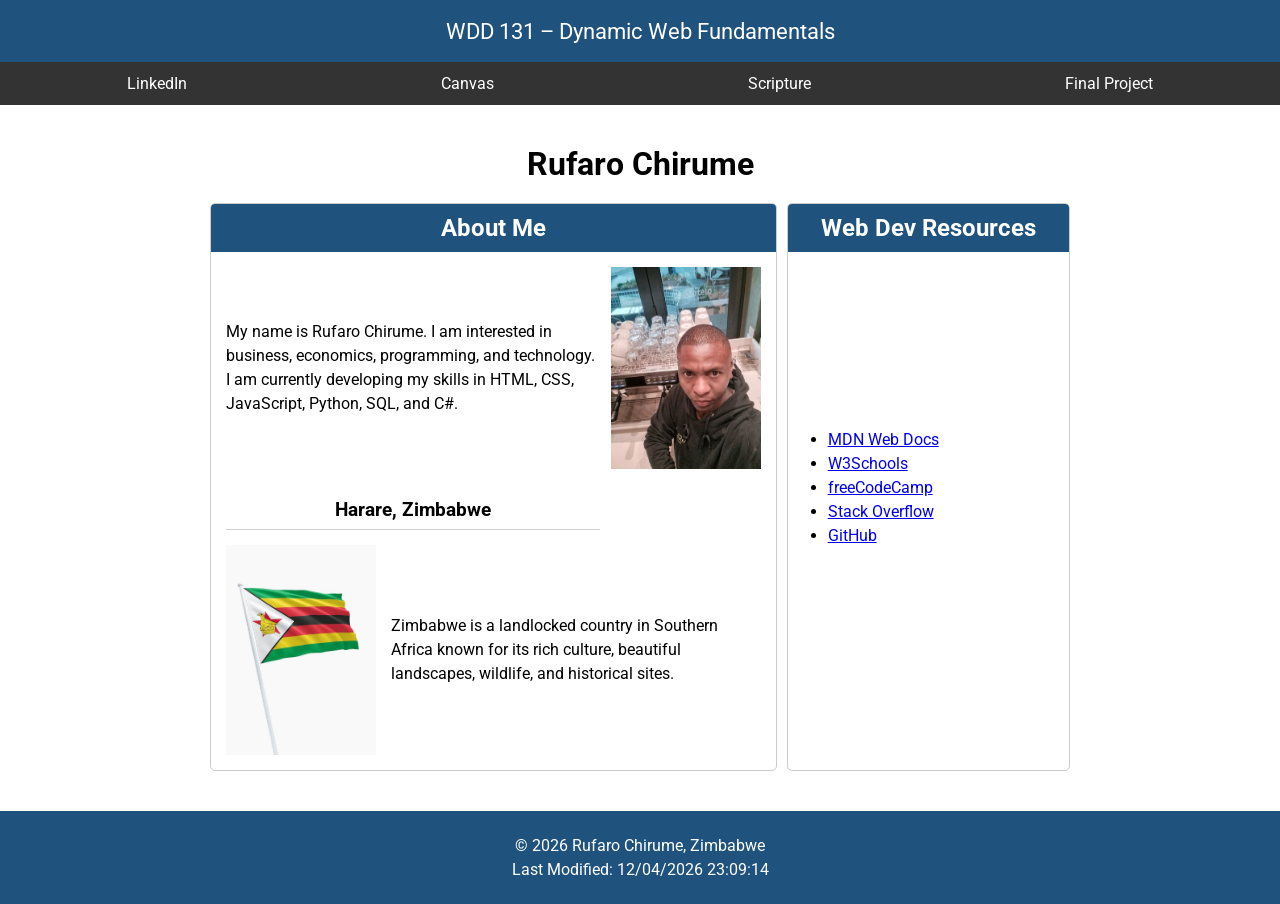
<file: index.html>
<!DOCTYPE html>
<html lang="en">
<head>
    <meta charset="UTF-8">
    <meta name="viewport" content="width=device-width, initial-scale=1.0">

    <title>WDD 131 - Dynamic Web Fundamentals - Rufaro Chirume</title>

    <meta name="description"
        content="WDD 131 – Dynamic Web Fundamentals – Rufaro Chirume. A personal course home page featuring web development, HTML, CSS, JavaScript, and learning resources.">

    <meta name="author" content="Rufaro Chirume">
    <link rel="preconnect" href="https://fonts.googleapis.com">
<link rel="preconnect" href="https://fonts.gstatic.com" crossorigin>
<link href="https://fonts.googleapis.com/css2?family=Roboto:wght@400;700&display=swap" rel="stylesheet">
    <link rel="stylesheet" href="styles/base.css">

    <script src="scripts/getdates.js" defer></script>
</head>
<body>
    <header>
        <span id="course-title">WDD 131 – Dynamic Web Fundamentals</span>
        <nav>
        <a href="https://zw.linkedin.com/">LinkedIn</a>
            <a href="https://byupw.instructure.com/">Canvas</a>
    <a href="https://www.churchofjesuschrist.org/study/scriptures">Scripture</a>
    <a href="#">Final Project</a>
</nav>

    </header>
  <main>
    <h1>Rufaro Chirume</h1>

    <div class="cards">

<section class="card">
            <h2>About Me</h2>


    <div class="about-content">

    <p>
        My name is Rufaro Chirume. I am interested in business,
        economics, programming, and technology. I am currently
        developing my skills in HTML, CSS, JavaScript, Python,
        SQL, and C#.
    </p>

    <img src="images/mypic.jpeg" alt="Rufaro Chirume">

    </div>

    <div class="country">
    <h3>Harare, Zimbabwe</h3>

    <img src="images/zimpic.jpeg" alt="Flag of Zimbabwe">

    <p>
        Zimbabwe is a landlocked country in Southern Africa known
        for its rich culture, beautiful landscapes, wildlife, and
        historical sites.
    </p>
</div>
</section>

        <section class="card">
            <h2>Web Dev Resources</h2>

            <ul>
                <li><a href="https://developer.mozilla.org/">MDN Web Docs</a></li>
                <li><a href="https://www.w3schools.com/">W3Schools</a></li>
                <li><a href="https://www.freecodecamp.org/">freeCodeCamp</a></li>
                <li><a href="https://stackoverflow.com/">Stack Overflow</a></li>
                <li><a href="https://github.com/">GitHub</a></li>
            </ul>
        </section>

    </div>
</main>
    <footer>
        <p>&copy; <span id="currentyear"></span> Rufaro Chirume, Zimbabwe</p>
    <p id="lastModified"></p>

    </footer>
</body>
</html>
</file>
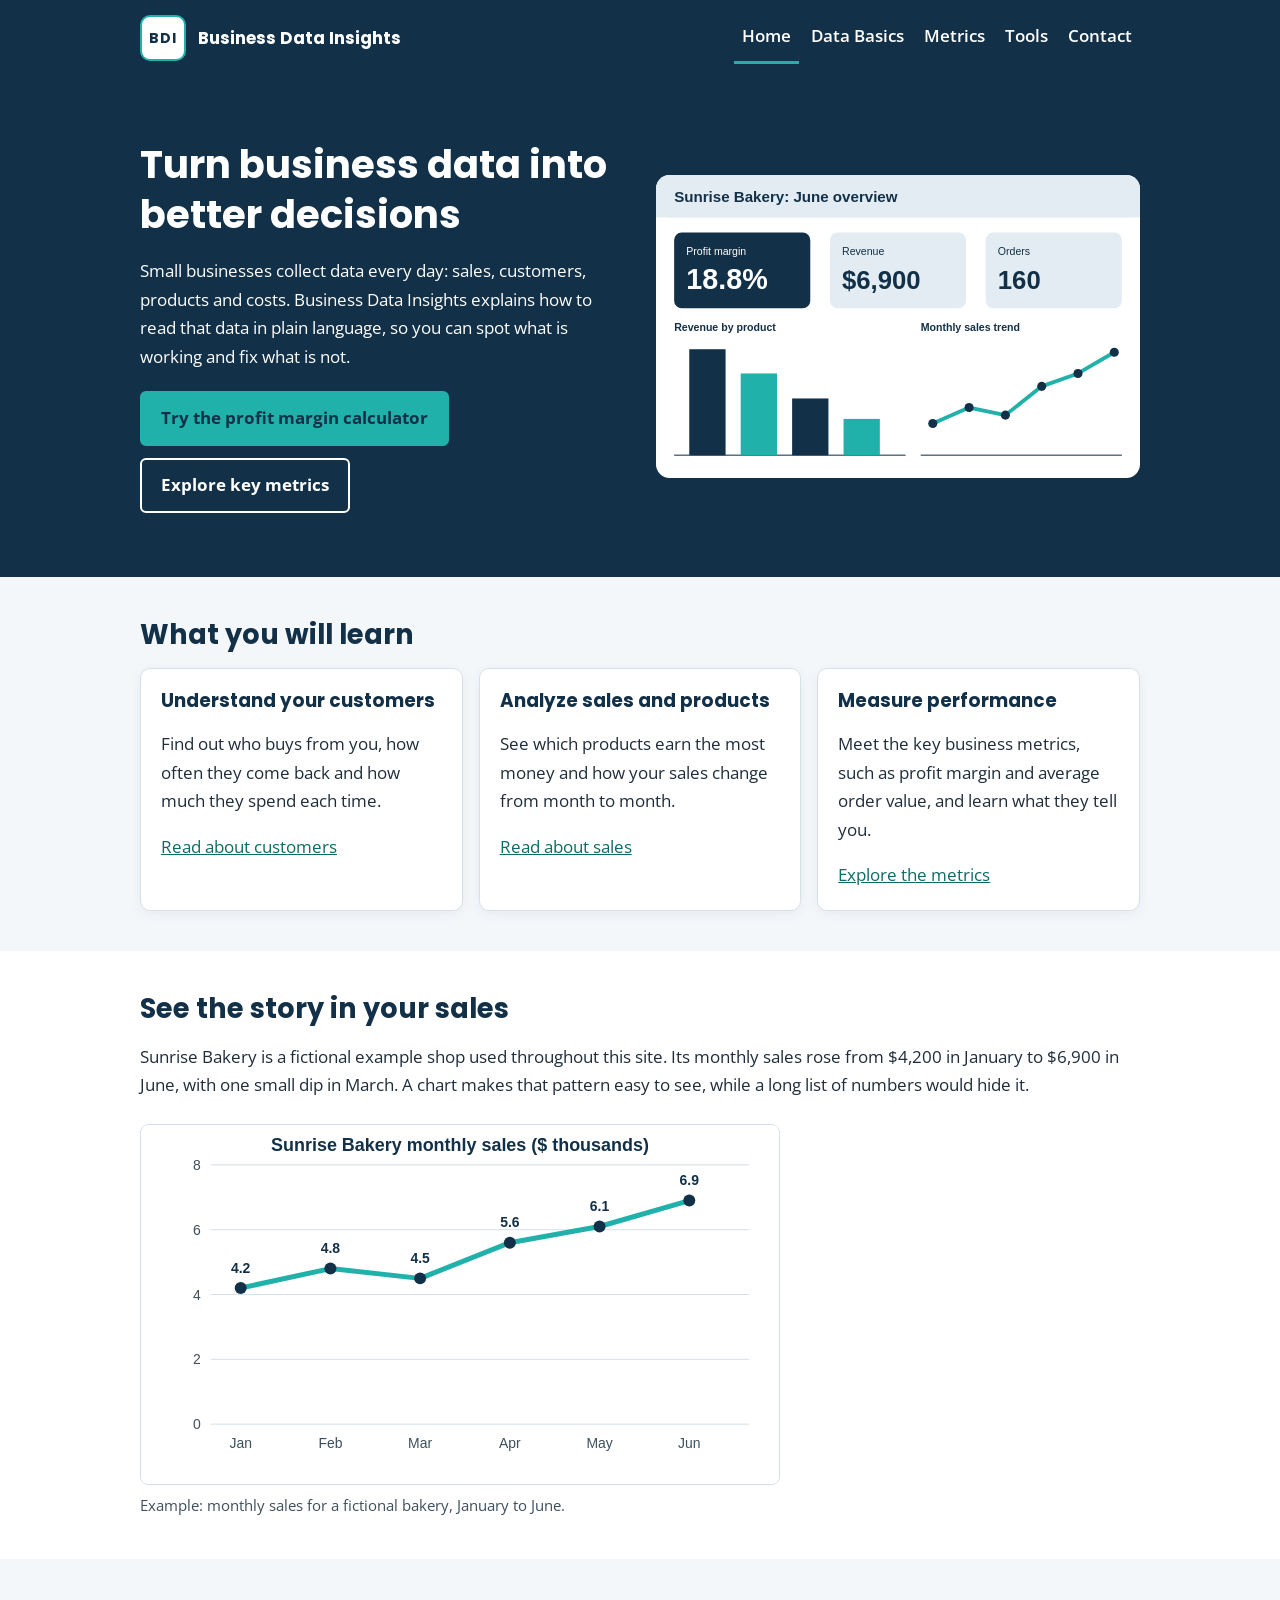
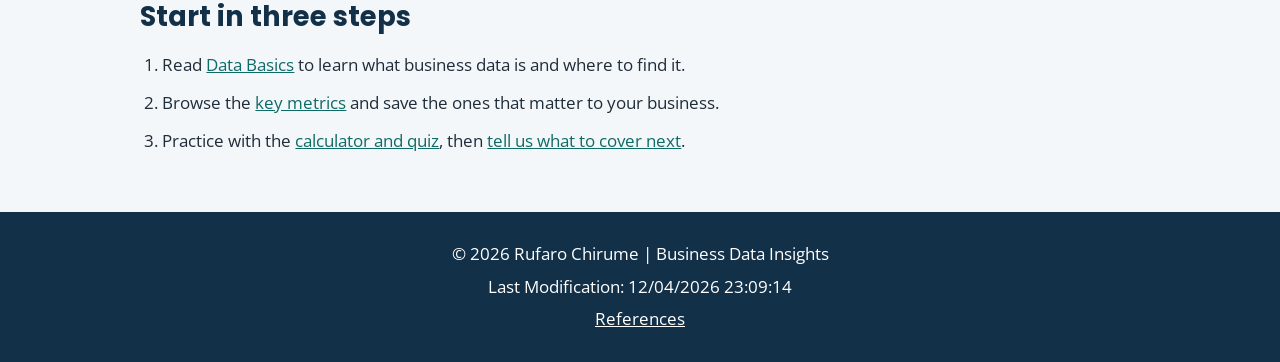
<file: project/index.html>
<!DOCTYPE html>
<html lang="en">
<head>
  <meta charset="UTF-8">
  <meta name="viewport" content="width=device-width, initial-scale=1.0">
  <meta name="description" content="Business Data Insights teaches small business owners how to use data to understand customers, sales, products and profit, with free tools and plain-language guides.">
  <meta name="author" content="Rufaro Chirume">
  <title>Business Data Insights | Home</title>
  <link rel="preconnect" href="https://fonts.googleapis.com">
  <link rel="preconnect" href="https://fonts.gstatic.com" crossorigin>
  <link href="https://fonts.googleapis.com/css2?family=Open+Sans:wght@400;600;700&amp;family=Poppins:wght@500;600;700&amp;display=swap" rel="stylesheet">
  <link rel="stylesheet" href="styles/main.css">
  <script src="scripts/main.js" defer></script>
</head>
<body>
  <header class="site-header">
    <div class="header-inner">
      <a class="brand" href="index.html">
        <span class="logo" aria-hidden="true">BDI</span>
        <span class="brand-name">Business Data Insights</span>
      </a>
      <button type="button" id="menu-button" class="menu-button" aria-expanded="false" aria-controls="site-nav">Menu</button>
      <nav id="site-nav" class="site-nav" aria-label="Main navigation">
        <ul>
          <li><a href="index.html" aria-current="page">Home</a></li>
          <li><a href="basics.html">Data Basics</a></li>
          <li><a href="metrics.html">Metrics</a></li>
          <li><a href="tools.html">Tools</a></li>
          <li><a href="contact.html">Contact</a></li>
        </ul>
      </nav>
    </div>
  </header>

  <main>
    <section class="hero">
      <div class="container hero-inner">
        <div class="hero-text">
          <h1>Turn business data into better decisions</h1>
          <p>Small businesses collect data every day: sales, customers, products and costs. Business Data Insights explains how to read that data in plain language, so you can spot what is working and fix what is not.</p>
          <p class="button-row">
            <a class="button" href="tools.html">Try the profit margin calculator</a>
            <a class="button button-outline" href="metrics.html">Explore key metrics</a>
          </p>
        </div>
        <img src="images/hero-dashboard.svg" alt="Illustration of a simple business dashboard with a bar chart, a line chart and a profit figure" width="640" height="400">
      </div>
    </section>

    <section class="section">
      <div class="container">
        <h2>What you will learn</h2>
        <div class="card-grid">
          <article class="card">
            <h3>Understand your customers</h3>
            <p>Find out who buys from you, how often they come back and how much they spend each time.</p>
            <a href="basics.html#customers">Read about customers</a>
          </article>
          <article class="card">
            <h3>Analyze sales and products</h3>
            <p>See which products earn the most money and how your sales change from month to month.</p>
            <a href="basics.html#sales">Read about sales</a>
          </article>
          <article class="card">
            <h3>Measure performance</h3>
            <p>Meet the key business metrics, such as profit margin and average order value, and learn what they tell you.</p>
            <a href="metrics.html">Explore the metrics</a>
          </article>
        </div>
      </div>
    </section>

    <section class="section section-alt">
      <div class="container">
        <h2>See the story in your sales</h2>
        <p>Sunrise Bakery is a fictional example shop used throughout this site. Its monthly sales rose from $4,200 in January to $6,900 in June, with one small dip in March. A chart makes that pattern easy to see, while a long list of numbers would hide it.</p>
        <figure>
          <img src="images/monthly-sales-line.svg" alt="Line chart of Sunrise Bakery monthly sales in thousands of dollars: January 4.2, February 4.8, March 4.5, April 5.6, May 6.1, June 6.9" width="640" height="360" loading="lazy">
          <figcaption>Example: monthly sales for a fictional bakery, January to June.</figcaption>
        </figure>
      </div>
    </section>

    <section class="section">
      <div class="container">
        <h2>Start in three steps</h2>
        <ol class="steps">
          <li>Read <a href="basics.html">Data Basics</a> to learn what business data is and where to find it.</li>
          <li>Browse the <a href="metrics.html">key metrics</a> and save the ones that matter to your business.</li>
          <li>Practice with the <a href="tools.html">calculator and quiz</a>, then <a href="contact.html">tell us what to cover next</a>.</li>
        </ol>
      </div>
    </section>
  </main>

  <footer class="site-footer">
    <p>&copy; <span id="currentyear"></span> Rufaro Chirume | Business Data Insights</p>
    <p>Last Modification: <span id="lastModified"></span></p>
    <p><a href="references.html">References</a></p>
  </footer>
</body>
</html>
</file>
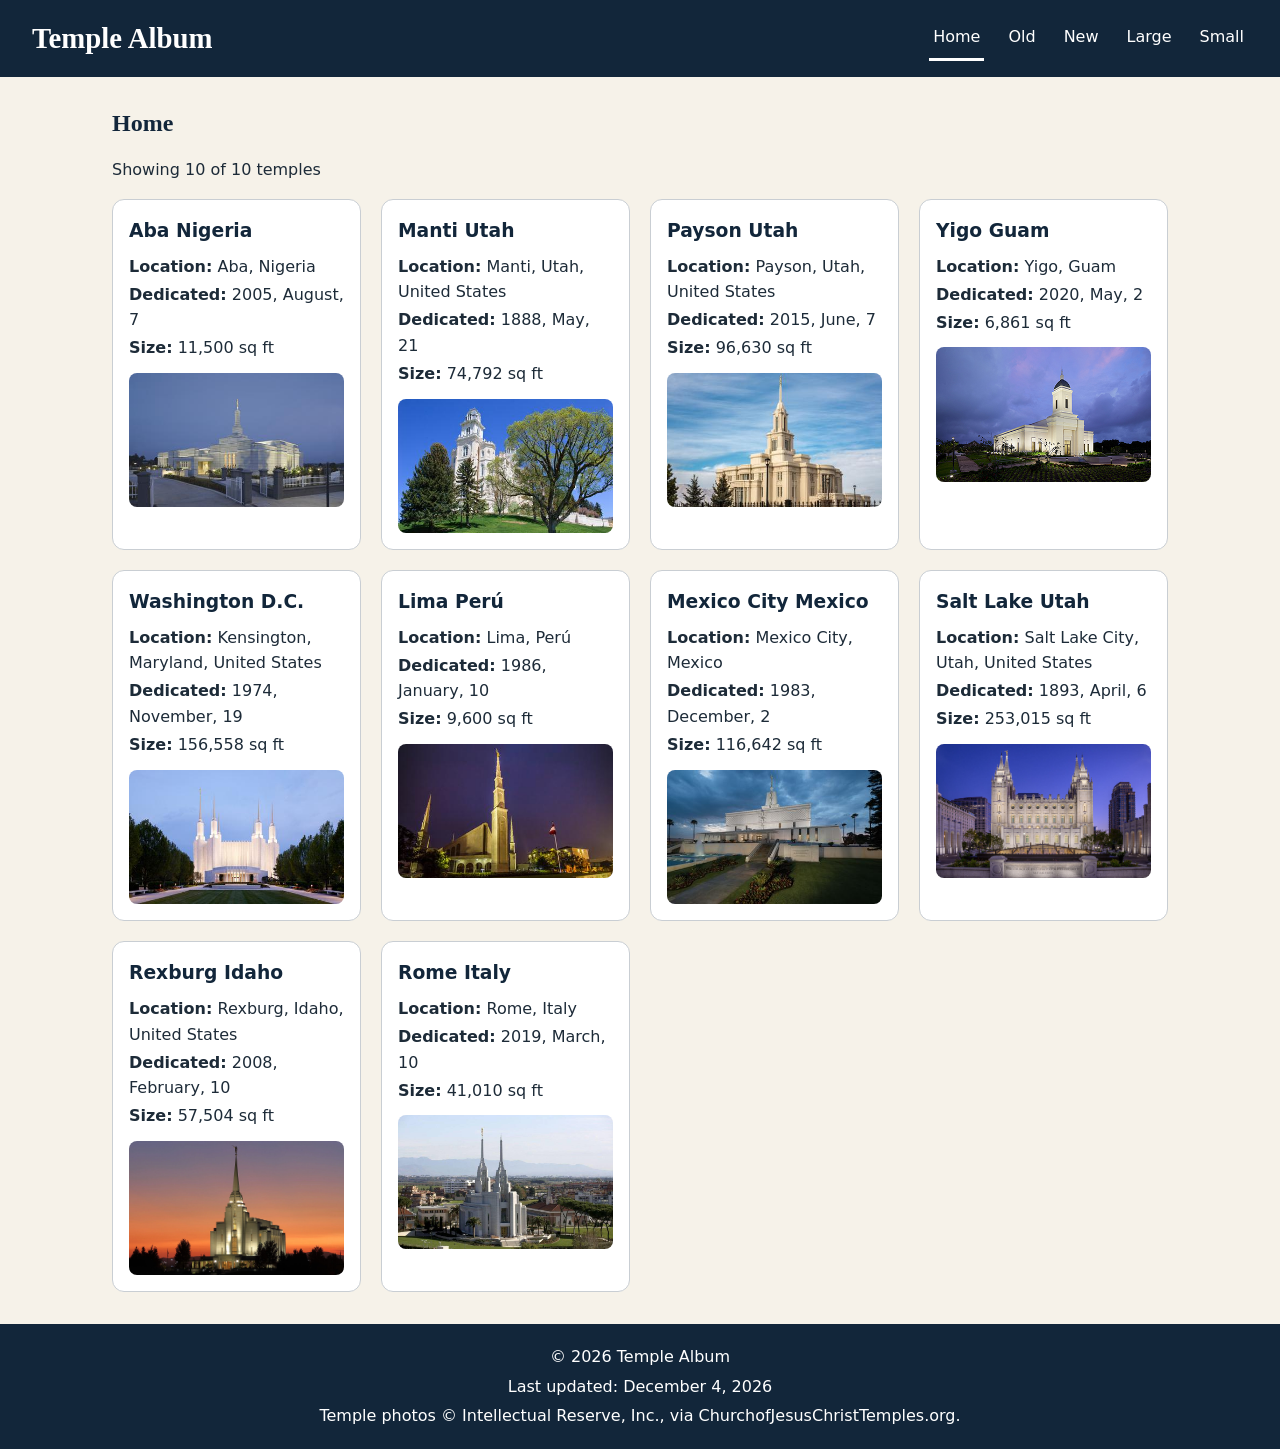
<file: filtered-temples.html>
<!doctype html>
<html lang="en">
  <head>
    <meta charset="utf-8" />
    <meta name="viewport" content="width=device-width, initial-scale=1" />
    <title>Temple Album | Filtered Temples</title>
    <meta name="author" content="Rufaro Chirume" />
    <meta
      name="description"
      content="A picture album of temples that you can filter by age and size."
    />
    <link rel="stylesheet" href="styles/filtered-temples.css" />
    <script src="scripts/filtered-temples.js" defer></script>
  </head>
  <body>
    <header class="site-header">
      <h1>Temple Album</h1>
      <nav aria-label="Main navigation">
        <ul class="nav-list">
          <li><a href="#" data-filter="home" aria-current="page">Home</a></li>
          <li><a href="#" data-filter="old">Old</a></li>
          <li><a href="#" data-filter="new">New</a></li>
          <li><a href="#" data-filter="large">Large</a></li>
          <li><a href="#" data-filter="small">Small</a></li>
        </ul>
      </nav>
    </header>

    <main>
      <h2 id="album-title">Home</h2>
      <p id="album-count" aria-live="polite"></p>
      <section
        id="temple-album"
        class="album"
        aria-labelledby="album-title"
      ></section>
    </main>

    <footer class="site-footer">
      <p>&copy; <span id="current-year"></span> Temple Album</p>
      <p id="last-modified"></p>
      <p>
        Temple photos &copy; Intellectual Reserve, Inc., via
        ChurchofJesusChristTemples.org.
      </p>
    </footer>
  </body>
</html>
</file>
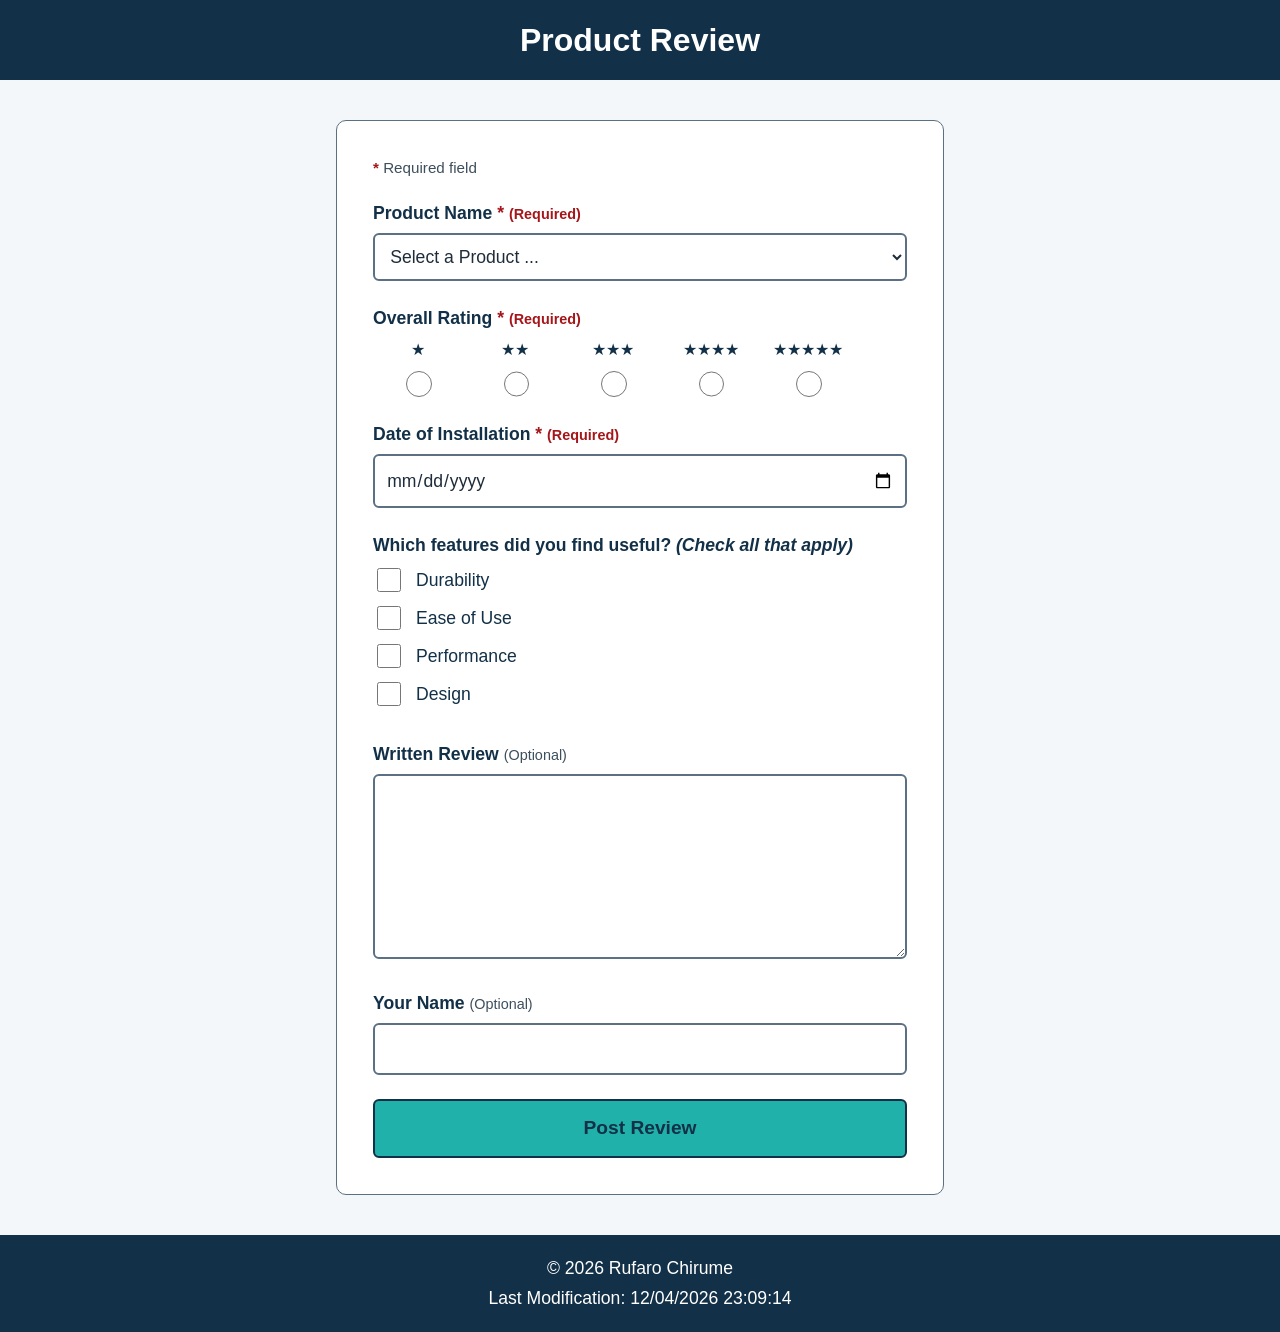
<file: form.html>
<!DOCTYPE html>
<html lang="en">
<head>
  <meta charset="UTF-8">
  <meta name="viewport" content="width=device-width, initial-scale=1.0">
  <meta name="description" content="Product review form: choose a product, give an overall rating, pick useful features and write a review.">
  <meta name="author" content="Rufaro Chirume">
  <title>Product Review Form</title>
  <link rel="stylesheet" href="styles/form.css">
  <script src="scripts/form.js" defer></script>
  <script src="scripts/footer.js" defer></script>
</head>
<body>
  <header>
    <h1>Product Review</h1>
  </header>

  <main>
    <form action="review.html" method="get">
      <p class="note"><span class="req" aria-hidden="true">*</span> Required field</p>

      <div class="field">
        <label for="product">Product Name <span class="req">* <span class="req-text">(Required)</span></span></label>
        <select id="product" name="product" required>
          <option value="" disabled selected>Select a Product ...</option>
        </select>
      </div>

      <fieldset class="rating">
        <legend>Overall Rating <span class="req">* <span class="req-text">(Required)</span></span></legend>
        <div class="rating-options">
          <div class="rating-option">
            <input type="radio" id="rating-1" name="rating" value="1" required>
            <label for="rating-1"><span aria-hidden="true">★</span><span class="visually-hidden">1 star</span></label>
          </div>
          <div class="rating-option">
            <input type="radio" id="rating-2" name="rating" value="2" required>
            <label for="rating-2"><span aria-hidden="true">★★</span><span class="visually-hidden">2 stars</span></label>
          </div>
          <div class="rating-option">
            <input type="radio" id="rating-3" name="rating" value="3" required>
            <label for="rating-3"><span aria-hidden="true">★★★</span><span class="visually-hidden">3 stars</span></label>
          </div>
          <div class="rating-option">
            <input type="radio" id="rating-4" name="rating" value="4" required>
            <label for="rating-4"><span aria-hidden="true">★★★★</span><span class="visually-hidden">4 stars</span></label>
          </div>
          <div class="rating-option">
            <input type="radio" id="rating-5" name="rating" value="5" required>
            <label for="rating-5"><span aria-hidden="true">★★★★★</span><span class="visually-hidden">5 stars</span></label>
          </div>
        </div>
      </fieldset>

      <div class="field">
        <label for="install-date">Date of Installation <span class="req">* <span class="req-text">(Required)</span></span></label>
        <input type="date" id="install-date" name="installdate" required>
      </div>

      <fieldset class="features">
        <legend>Which features did you find useful? <em>(Check all that apply)</em></legend>
        <div class="check-option">
          <input type="checkbox" id="feature-durability" name="features" value="durability">
          <label for="feature-durability">Durability</label>
        </div>
        <div class="check-option">
          <input type="checkbox" id="feature-ease" name="features" value="ease-of-use">
          <label for="feature-ease">Ease of Use</label>
        </div>
        <div class="check-option">
          <input type="checkbox" id="feature-performance" name="features" value="performance">
          <label for="feature-performance">Performance</label>
        </div>
        <div class="check-option">
          <input type="checkbox" id="feature-design" name="features" value="design">
          <label for="feature-design">Design</label>
        </div>
      </fieldset>

      <div class="field">
        <label for="review">Written Review <span class="optional">(Optional)</span></label>
        <textarea id="review" name="review" rows="6"></textarea>
      </div>

      <div class="field">
        <label for="username">Your Name <span class="optional">(Optional)</span></label>
        <input type="text" id="username" name="username" autocomplete="name">
      </div>

      <input type="submit" value="Post Review">
    </form>
  </main>

  <footer>
    <p>&copy; <span id="currentyear"></span> Rufaro Chirume</p>
    <p>Last Modification: <span id="lastModified"></span></p>
  </footer>
</body>
</html>
</file>
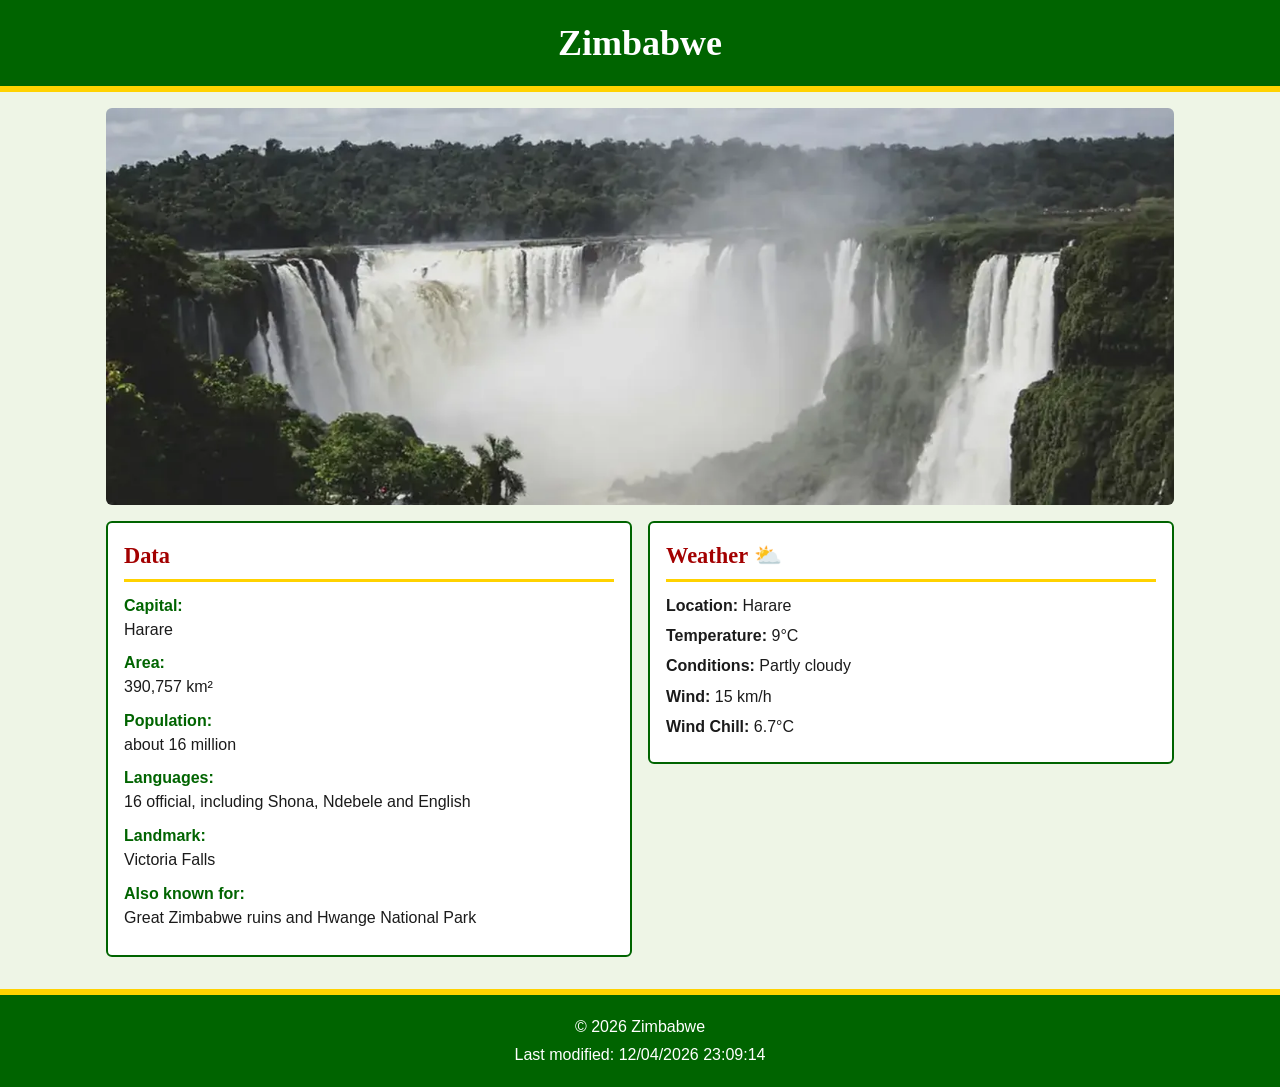
<file: place.html>
<!doctype html>
<html lang="en">
  <head>
    <meta charset="UTF-8" />
    <meta name="viewport" content="width=device-width, initial-scale=1.0" />
    <meta
      name="description"
      content="A quick look at Zimbabwe: key facts and the current weather in Harare."
    />
    <meta name="author" content="Rufaro Chirume" />
    <title>Zimbabwe | Country Page</title>
    <link rel="icon" href="images/favicon.svg" type="image/svg+xml" />
    <link rel="stylesheet" href="styles/place.css" />
    <script src="scripts/place.js" defer></script>
  </head>
  <body>
    <header>
      <h1>Zimbabwe</h1>
    </header>

    <main>
      <!-- Hero image: small file on phones, wider file from 700px up -->
      <picture class="hero">
        <source
          media="(min-width: 700px)"
          srcset="images/zimbabwe-large.webp"
          width="1400"
          height="520"
        />
        <img
          src="images/zimbabwe-small.webp"
          width="640"
          height="420"
          alt="Victoria Falls pouring over a basalt cliff into a misty gorge"
        />
      </picture>

      <section class="data" aria-labelledby="data-heading">
        <h2 id="data-heading">Data</h2>
        <dl>
          <dt>Capital:</dt>
          <dd>Harare</dd>
          <dt>Area:</dt>
          <dd>390,757 km&sup2;</dd>
          <dt>Population:</dt>
          <dd>about 16 million</dd>
          <dt>Languages:</dt>
          <dd>16 official, including Shona, Ndebele and English</dd>
          <dt>Landmark:</dt>
          <dd>Victoria Falls</dd>
          <dt>Also known for:</dt>
          <dd>Great Zimbabwe ruins and Hwange National Park</dd>
        </dl>
      </section>

      <section class="weather" aria-labelledby="weather-heading">
        <h2 id="weather-heading">Weather</h2>
        <!-- SVG icon: shown on mobile only -->
        <img
          class="weather-icon"
          src="images/weather.svg"
          width="64"
          height="64"
          alt="Partly cloudy"
        />
        <p><strong>Location:</strong> Harare</p>
        <p>
          <strong>Temperature:</strong> <span id="temperature">9</span>&deg;C
        </p>
        <p><strong>Conditions:</strong> Partly cloudy</p>
        <p><strong>Wind:</strong> <span id="wind-speed">15</span> km/h</p>
        <p><strong>Wind Chill:</strong> <span id="wind-chill">N/A</span></p>
      </section>
    </main>

    <footer>
      <p>&copy; <span id="current-year"></span> Zimbabwe</p>
      <p>Last modified: <span id="last-modified"></span></p>
    </footer>
  </body>
</html>
</file>
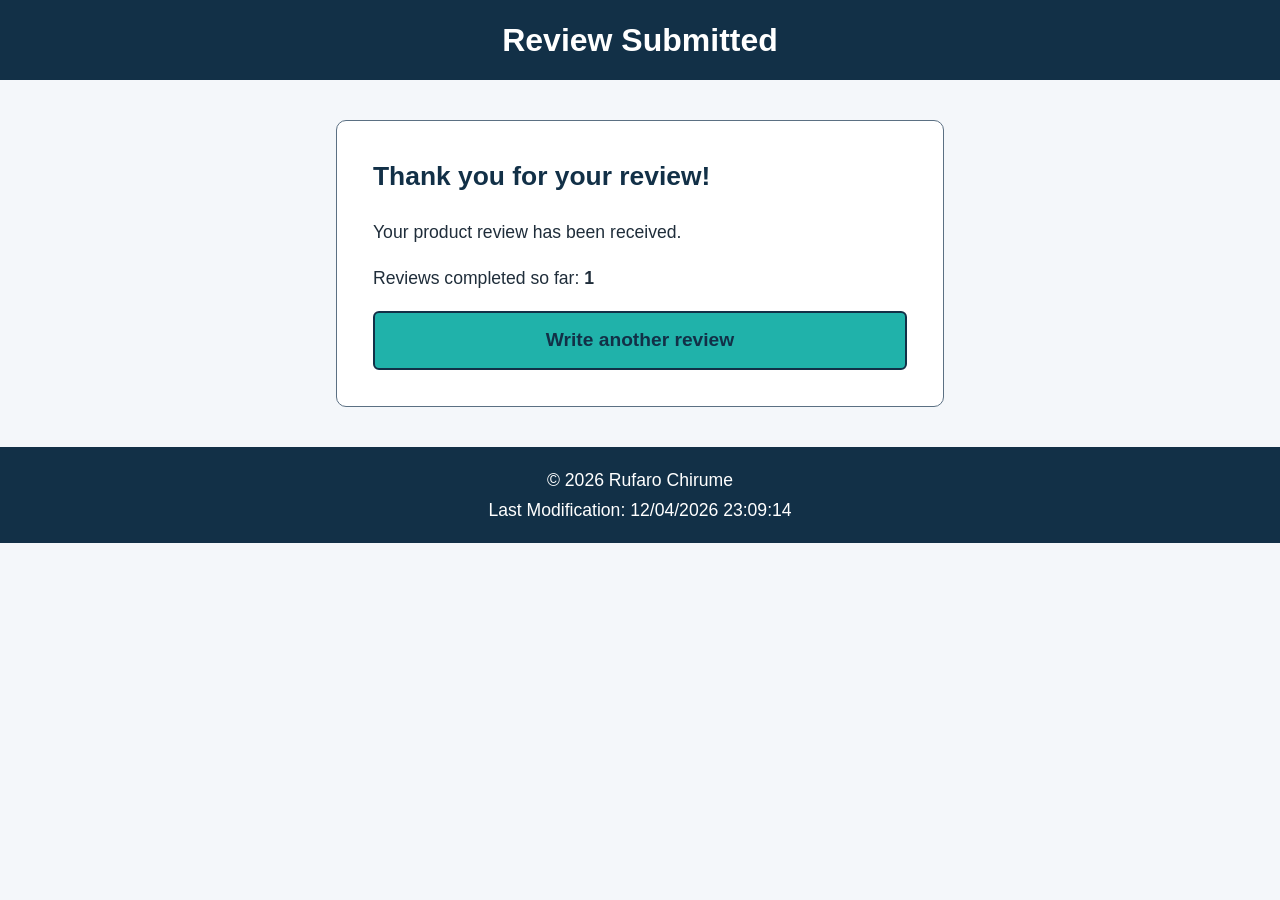
<file: review.html>
<!DOCTYPE html>
<html lang="en">
<head>
  <meta charset="UTF-8">
  <meta name="viewport" content="width=device-width, initial-scale=1.0">
  <meta name="description" content="Confirmation page showing that your product review was submitted and how many reviews have been completed.">
  <meta name="author" content="Rufaro Chirume">
  <title>Review Submitted</title>
  <link rel="stylesheet" href="styles/form.css">
  <script src="scripts/review.js" defer></script>
  <script src="scripts/footer.js" defer></script>
</head>
<body>
  <header>
    <h1>Review Submitted</h1>
  </header>

  <main>
    <section class="confirmation">
      <h2>Thank you for your review!</h2>
      <p>Your product review has been received.</p>
      <p class="count">Reviews completed so far: <strong id="review-count">0</strong></p>
      <a class="button-link" href="form.html">Write another review</a>
    </section>
  </main>

  <footer>
    <p>&copy; <span id="currentyear"></span> Rufaro Chirume</p>
    <p>Last Modification: <span id="lastModified"></span></p>
  </footer>
</body>
</html>
</file>
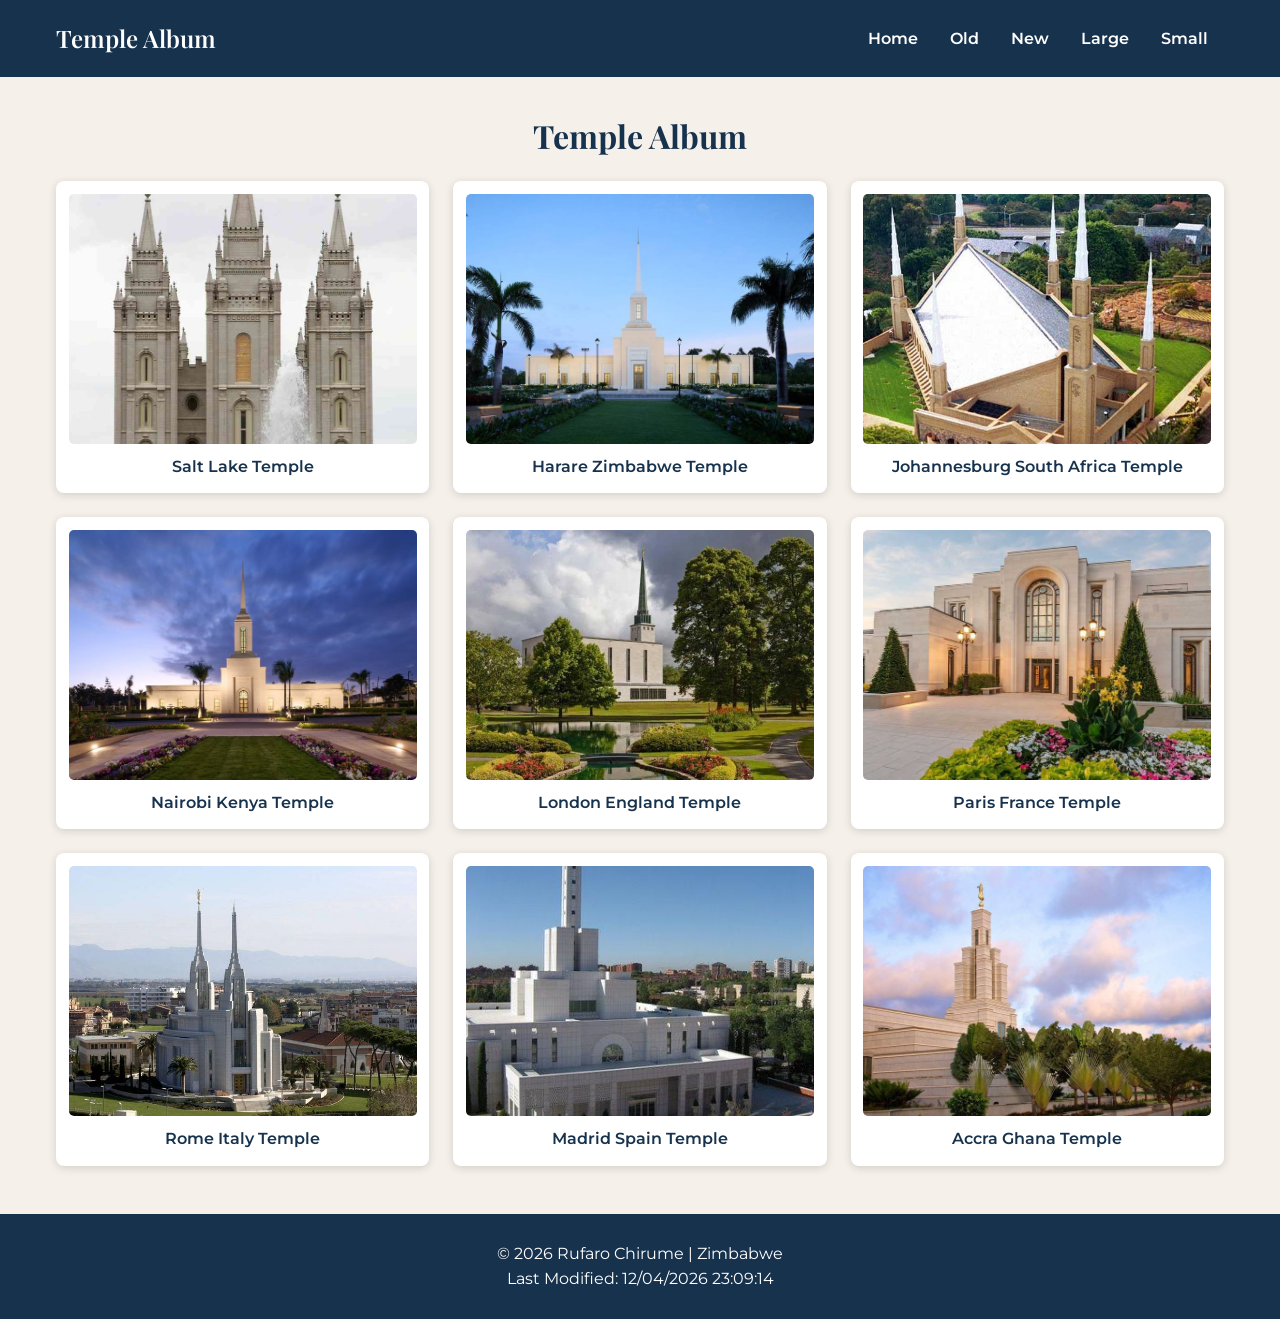
<file: temples.html>
<!doctype html>
<html lang="en">
  <head>
    <meta charset="UTF-8" />
    <meta name="viewport" content="width=device-width, initial-scale=1.0" />

    <meta
      name="description"
      content="A responsive album featuring temples from around the world."
    />
    <meta name="author" content="Rufaro Chirume" />

    <title>Temple Album</title>

    <link rel="preconnect" href="https://fonts.googleapis.com" />
    <link rel="preconnect" href="https://fonts.gstatic.com" crossorigin />
    <link
      href="https://fonts.googleapis.com/css2?family=Montserrat:wght@400;600;700&family=Playfair+Display:wght@600&display=swap"
      rel="stylesheet"
    />

    <link rel="stylesheet" href="styles/temples.css" />
    <link rel="stylesheet" href="styles/temples-large.css" />

    <script src="scripts/temples.js" defer></script>
  </head>

  <body>
    <header>
      <div class="header-container">
        <span class="site-title">Temple Album</span>

        <button id="menu-button" aria-label="Open navigation menu">☰</button>

        <nav>
          <a href="#" class="active">Home</a>
          <a href="#">Old</a>
          <a href="#">New</a>
          <a href="#">Large</a>
          <a href="#">Small</a>
        </nav>
      </div>
    </header>

    <main>
      <h1>Temple Album</h1>

      <div class="temple-grid">
        <figure>
          <img src="images/salt.jpg" alt="Salt Lake Temple" loading="lazy" />
          <figcaption>Salt Lake Temple</figcaption>
        </figure>

        <figure>
          <img
            src="images/harare.jpg"
            alt="Harare Zimbabwe Temple"
            loading="lazy"
          />
          <figcaption>Harare Zimbabwe Temple</figcaption>
        </figure>

        <figure>
          <img
            src="images/johannesburg.jpg"
            alt="Johannesburg South Africa Temple"
            loading="lazy"
          />
          <figcaption>Johannesburg South Africa Temple</figcaption>
        </figure>

        <figure>
          <img
            src="images/nairobi.jpg"
            alt="Nairobi Kenya Temple"
            loading="lazy"
          />
          <figcaption>Nairobi Kenya Temple</figcaption>
        </figure>

        <figure>
          <img
            src="images/london.jpg"
            alt="London England Temple"
            loading="lazy"
          />
          <figcaption>London England Temple</figcaption>
        </figure>

        <figure>
          <img
            src="images/paris.jpg"
            alt="Paris France Temple"
            loading="lazy"
          />
          <figcaption>Paris France Temple</figcaption>
        </figure>

        <figure>
          <img src="images/rome.jpg" alt="Rome Italy Temple" loading="lazy" />
          <figcaption>Rome Italy Temple</figcaption>
        </figure>

        <figure>
          <img
            src="images/madrid.jpeg"
            alt="Madrid Spain Temple"
            loading="lazy"
          />
          <figcaption>Madrid Spain Temple</figcaption>
        </figure>

        <figure>
          <img src="images/accra.jpg" alt="Accra Ghana Temple" loading="lazy" />
          <figcaption>Accra Ghana Temple</figcaption>
        </figure>
      </div>
    </main>

    <footer>
      <p>&copy; <span id="currentyear"></span> Rufaro Chirume | Zimbabwe</p>
      <p id="lastModified"></p>
    </footer>
  </body>
</html>
</file>
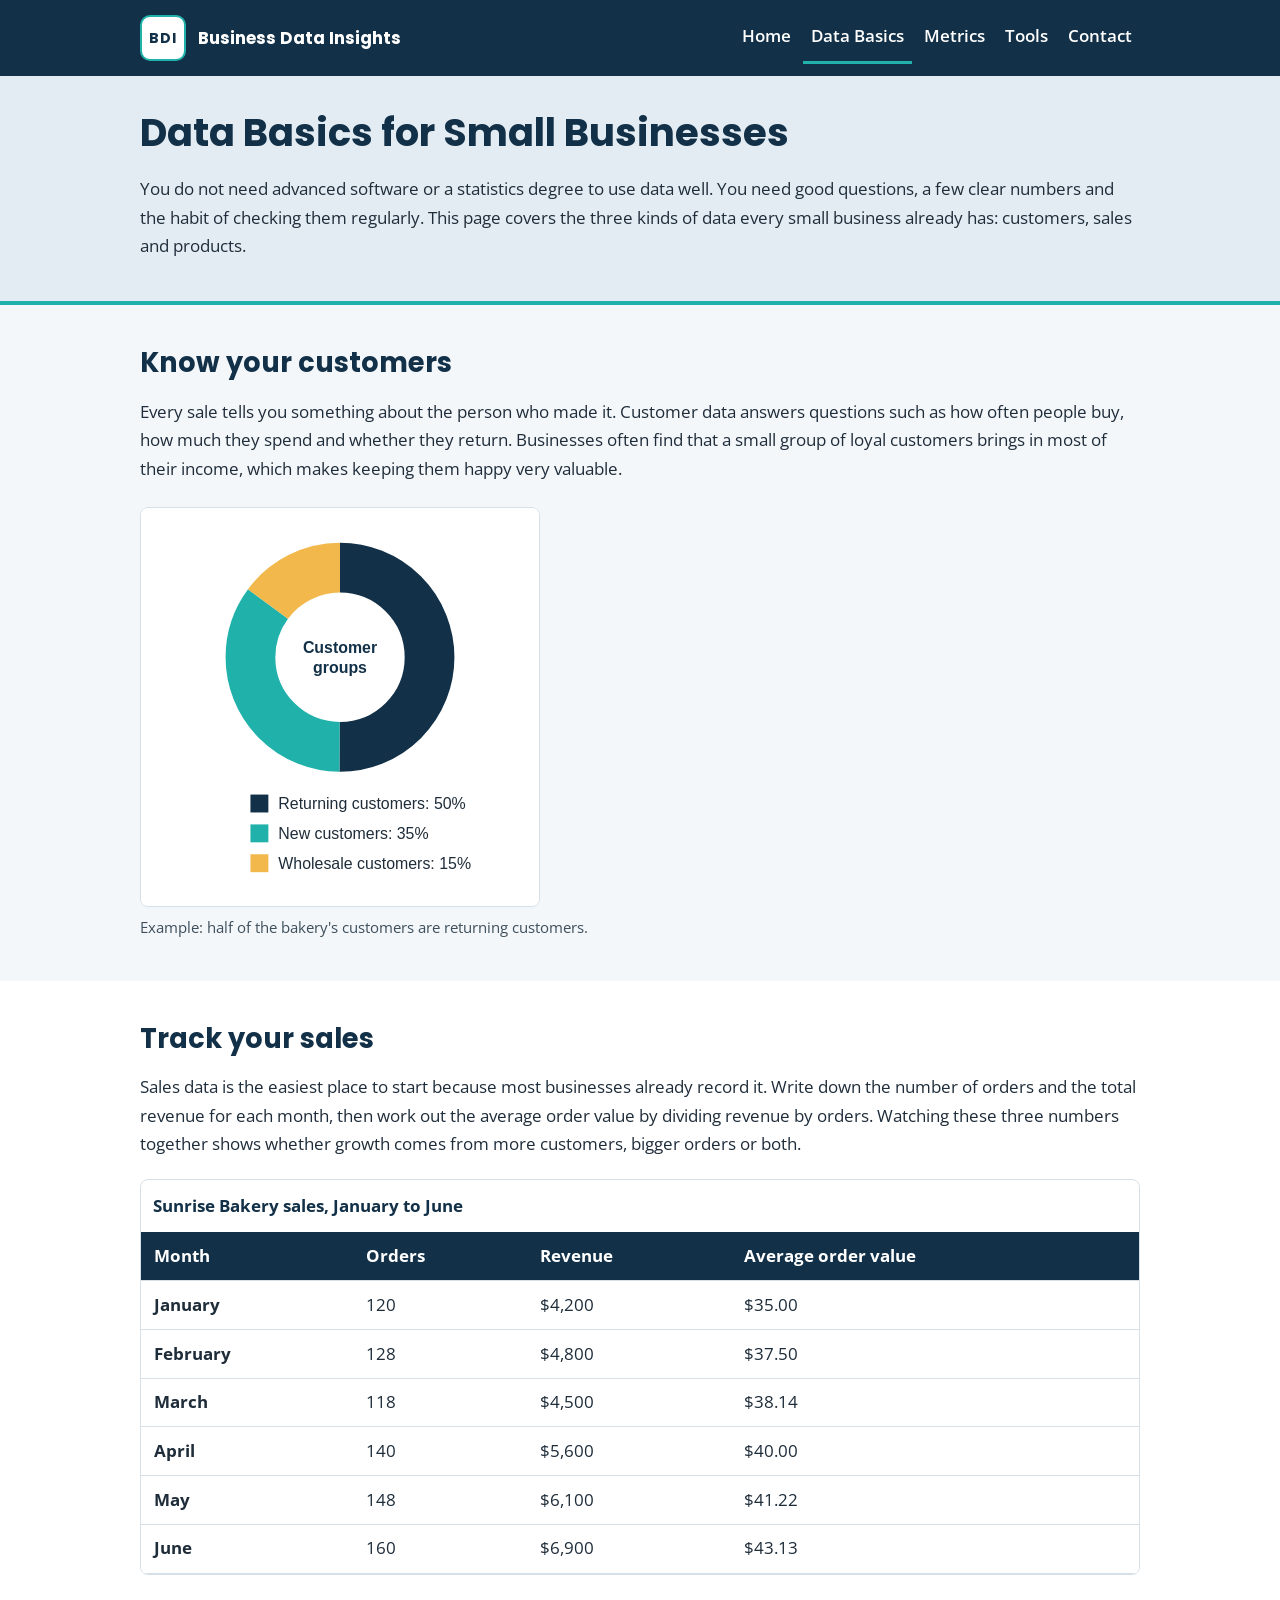
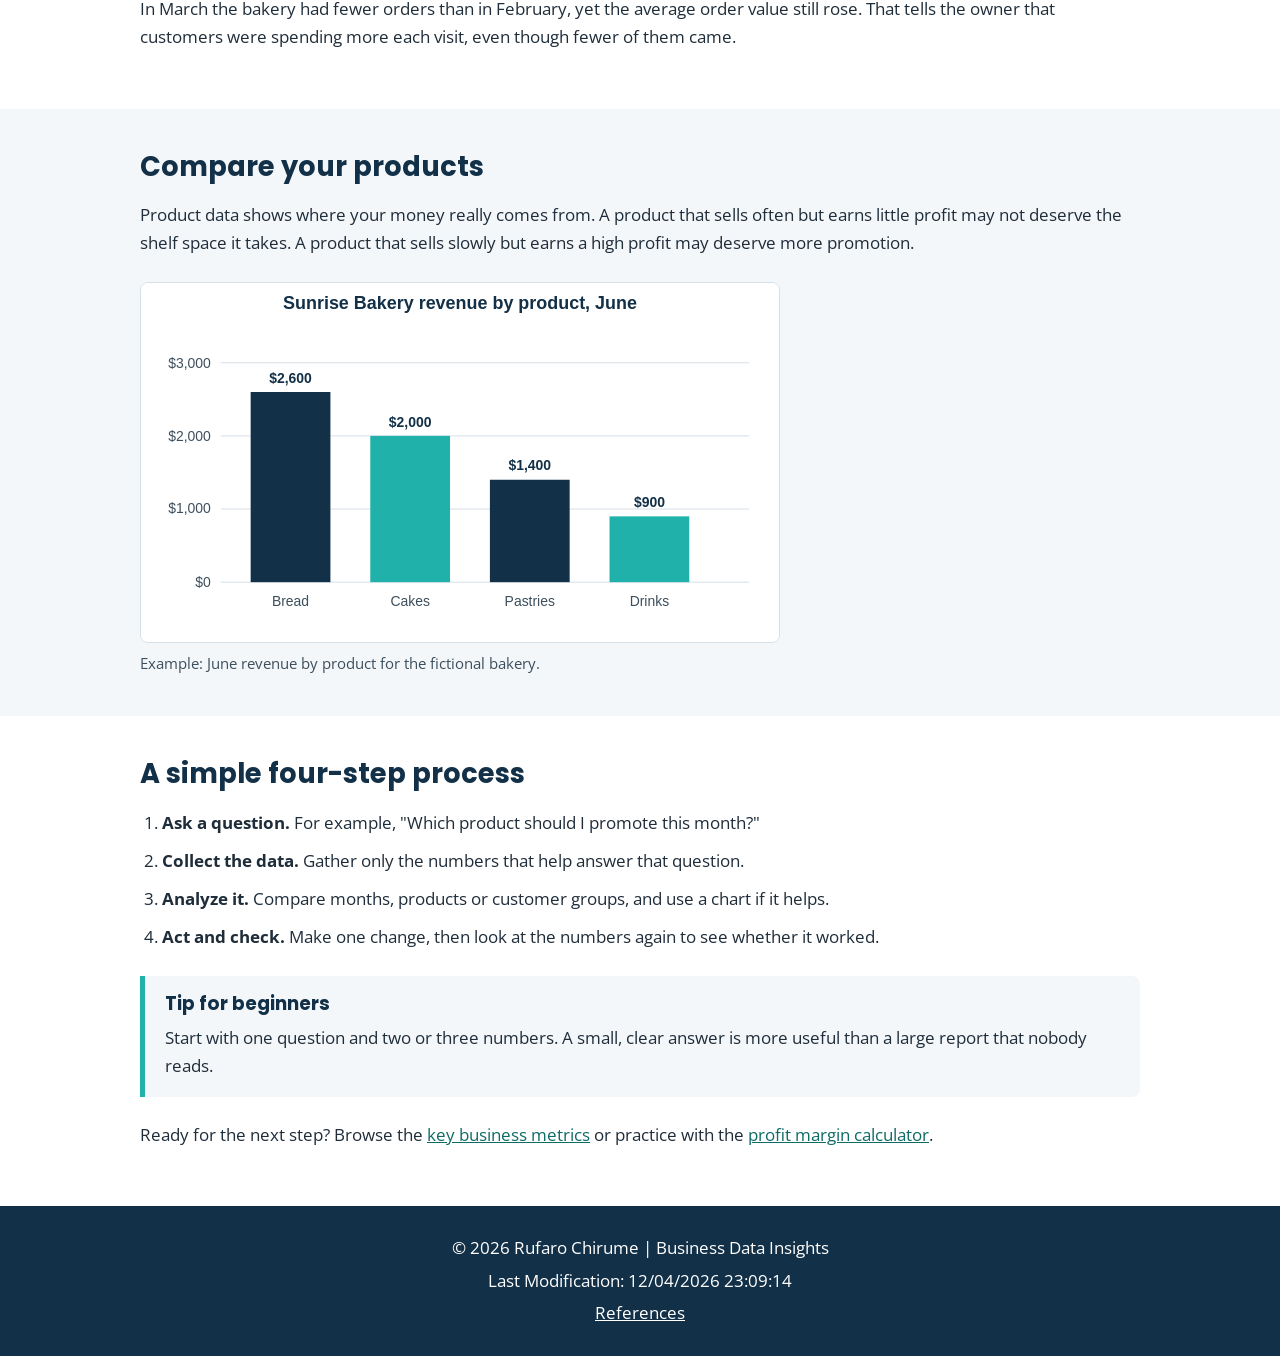
<file: project/basics.html>
<!DOCTYPE html>
<html lang="en">
<head>
  <meta charset="UTF-8">
  <meta name="viewport" content="width=device-width, initial-scale=1.0">
  <meta name="description" content="Learn the basics of small business data analysis: customer data, sales data, product data and a simple four-step process for turning numbers into decisions.">
  <meta name="author" content="Rufaro Chirume">
  <title>Data Basics | Business Data Insights</title>
  <link rel="preconnect" href="https://fonts.googleapis.com">
  <link rel="preconnect" href="https://fonts.gstatic.com" crossorigin>
  <link href="https://fonts.googleapis.com/css2?family=Open+Sans:wght@400;600;700&amp;family=Poppins:wght@500;600;700&amp;display=swap" rel="stylesheet">
  <link rel="stylesheet" href="styles/main.css">
  <script src="scripts/main.js" defer></script>
</head>
<body>
  <header class="site-header">
    <div class="header-inner">
      <a class="brand" href="index.html">
        <span class="logo" aria-hidden="true">BDI</span>
        <span class="brand-name">Business Data Insights</span>
      </a>
      <button type="button" id="menu-button" class="menu-button" aria-expanded="false" aria-controls="site-nav">Menu</button>
      <nav id="site-nav" class="site-nav" aria-label="Main navigation">
        <ul>
          <li><a href="index.html">Home</a></li>
          <li><a href="basics.html" aria-current="page">Data Basics</a></li>
          <li><a href="metrics.html">Metrics</a></li>
          <li><a href="tools.html">Tools</a></li>
          <li><a href="contact.html">Contact</a></li>
        </ul>
      </nav>
    </div>
  </header>

  <main>
    <section class="page-intro">
      <div class="container">
        <h1>Data Basics for Small Businesses</h1>
        <p>You do not need advanced software or a statistics degree to use data well. You need good questions, a few clear numbers and the habit of checking them regularly. This page covers the three kinds of data every small business already has: customers, sales and products.</p>
      </div>
    </section>

    <section id="customers" class="section">
      <div class="container">
        <h2>Know your customers</h2>
        <p>Every sale tells you something about the person who made it. Customer data answers questions such as how often people buy, how much they spend and whether they return. Businesses often find that a small group of loyal customers brings in most of their income, which makes keeping them happy very valuable.</p>
        <figure>
          <img src="images/customer-segments-donut.svg" alt="Donut chart of customer groups: 50 percent returning customers, 35 percent new customers and 15 percent wholesale customers" width="400" height="400" loading="lazy">
          <figcaption>Example: half of the bakery's customers are returning customers.</figcaption>
        </figure>
      </div>
    </section>

    <section id="sales" class="section section-alt">
      <div class="container">
        <h2>Track your sales</h2>
        <p>Sales data is the easiest place to start because most businesses already record it. Write down the number of orders and the total revenue for each month, then work out the average order value by dividing revenue by orders. Watching these three numbers together shows whether growth comes from more customers, bigger orders or both.</p>
        <div class="table-wrap" role="region" aria-label="Monthly sales table" tabindex="0">
          <table>
            <caption>Sunrise Bakery sales, January to June</caption>
            <thead>
              <tr>
                <th scope="col">Month</th>
                <th scope="col">Orders</th>
                <th scope="col">Revenue</th>
                <th scope="col">Average order value</th>
              </tr>
            </thead>
            <tbody>
              <tr><th scope="row">January</th><td>120</td><td>$4,200</td><td>$35.00</td></tr>
              <tr><th scope="row">February</th><td>128</td><td>$4,800</td><td>$37.50</td></tr>
              <tr><th scope="row">March</th><td>118</td><td>$4,500</td><td>$38.14</td></tr>
              <tr><th scope="row">April</th><td>140</td><td>$5,600</td><td>$40.00</td></tr>
              <tr><th scope="row">May</th><td>148</td><td>$6,100</td><td>$41.22</td></tr>
              <tr><th scope="row">June</th><td>160</td><td>$6,900</td><td>$43.13</td></tr>
            </tbody>
          </table>
        </div>
        <p>In March the bakery had fewer orders than in February, yet the average order value still rose. That tells the owner that customers were spending more each visit, even though fewer of them came.</p>
      </div>
    </section>

    <section id="products" class="section">
      <div class="container">
        <h2>Compare your products</h2>
        <p>Product data shows where your money really comes from. A product that sells often but earns little profit may not deserve the shelf space it takes. A product that sells slowly but earns a high profit may deserve more promotion.</p>
        <figure>
          <img src="images/product-revenue-bar.svg" alt="Bar chart of Sunrise Bakery revenue by product in June: bread $2,600, cakes $2,000, pastries $1,400 and drinks $900" width="640" height="360" loading="lazy">
          <figcaption>Example: June revenue by product for the fictional bakery.</figcaption>
        </figure>
      </div>
    </section>

    <section id="process" class="section section-alt">
      <div class="container">
        <h2>A simple four-step process</h2>
        <ol class="steps">
          <li><strong>Ask a question.</strong> For example, "Which product should I promote this month?"</li>
          <li><strong>Collect the data.</strong> Gather only the numbers that help answer that question.</li>
          <li><strong>Analyze it.</strong> Compare months, products or customer groups, and use a chart if it helps.</li>
          <li><strong>Act and check.</strong> Make one change, then look at the numbers again to see whether it worked.</li>
        </ol>
        <aside class="callout">
          <h3>Tip for beginners</h3>
          <p>Start with one question and two or three numbers. A small, clear answer is more useful than a large report that nobody reads.</p>
        </aside>
        <p>Ready for the next step? Browse the <a href="metrics.html">key business metrics</a> or practice with the <a href="tools.html">profit margin calculator</a>.</p>
      </div>
    </section>
  </main>

  <footer class="site-footer">
    <p>&copy; <span id="currentyear"></span> Rufaro Chirume | Business Data Insights</p>
    <p>Last Modification: <span id="lastModified"></span></p>
    <p><a href="references.html">References</a></p>
  </footer>
</body>
</html>
</file>
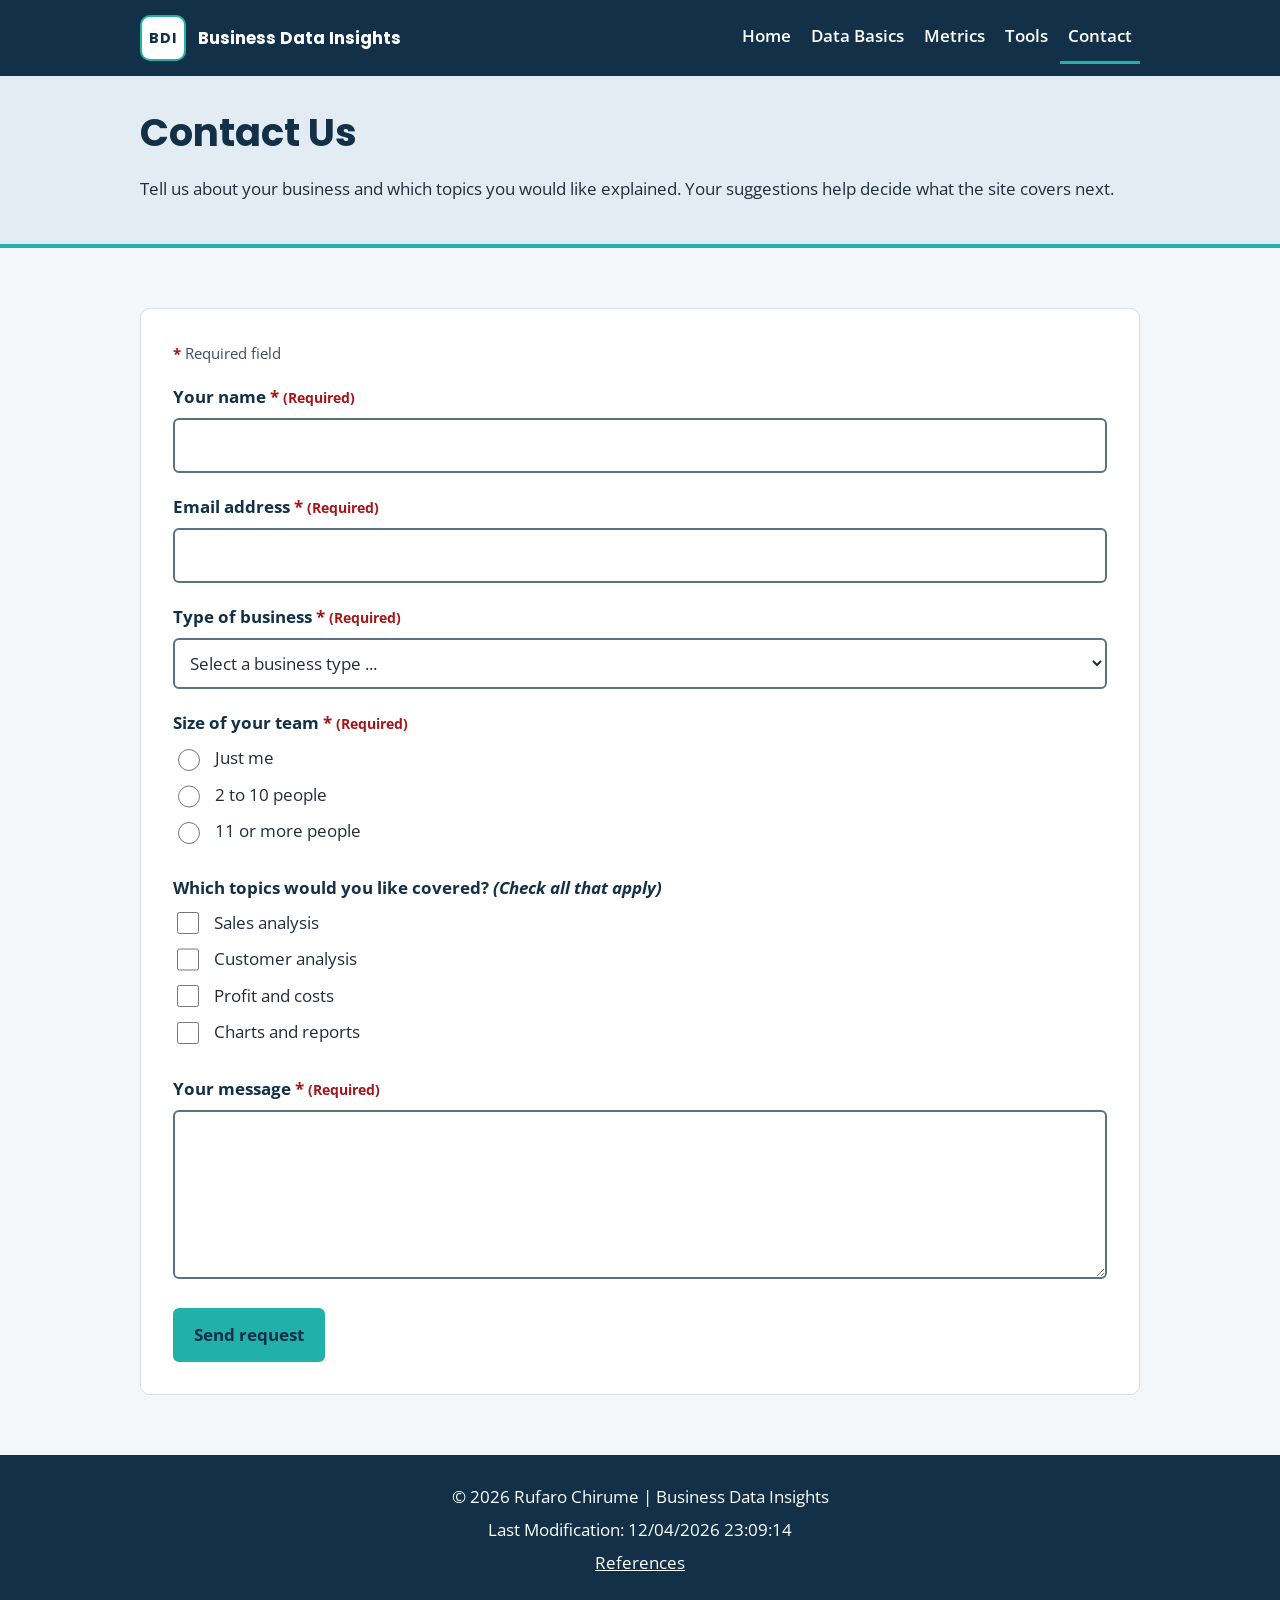
<file: project/contact.html>
<!DOCTYPE html>
<html lang="en">
<head>
  <meta charset="UTF-8">
  <meta name="viewport" content="width=device-width, initial-scale=1.0">
  <meta name="description" content="Contact Business Data Insights to suggest a topic, ask a question about small business data analysis or tell us which guides you would like to see next.">
  <meta name="author" content="Rufaro Chirume">
  <title>Contact | Business Data Insights</title>
  <link rel="preconnect" href="https://fonts.googleapis.com">
  <link rel="preconnect" href="https://fonts.gstatic.com" crossorigin>
  <link href="https://fonts.googleapis.com/css2?family=Open+Sans:wght@400;600;700&amp;family=Poppins:wght@500;600;700&amp;display=swap" rel="stylesheet">
  <link rel="stylesheet" href="styles/main.css">
  <script src="scripts/main.js" defer></script>
</head>
<body>
  <header class="site-header">
    <div class="header-inner">
      <a class="brand" href="index.html">
        <span class="logo" aria-hidden="true">BDI</span>
        <span class="brand-name">Business Data Insights</span>
      </a>
      <button type="button" id="menu-button" class="menu-button" aria-expanded="false" aria-controls="site-nav">Menu</button>
      <nav id="site-nav" class="site-nav" aria-label="Main navigation">
        <ul>
          <li><a href="index.html">Home</a></li>
          <li><a href="basics.html">Data Basics</a></li>
          <li><a href="metrics.html">Metrics</a></li>
          <li><a href="tools.html">Tools</a></li>
          <li><a href="contact.html" aria-current="page">Contact</a></li>
        </ul>
      </nav>
    </div>
  </header>

  <main>
    <section class="page-intro">
      <div class="container">
        <h1>Contact Us</h1>
        <p>Tell us about your business and which topics you would like explained. Your suggestions help decide what the site covers next.</p>
      </div>
    </section>

    <section class="section">
      <div class="container">
        <form action="thanks.html" method="get" class="panel">
          <p class="form-note"><span class="req" aria-hidden="true">*</span> Required field</p>

          <div class="field">
            <label for="fullname">Your name <span class="req">* <span class="req-text">(Required)</span></span></label>
            <input type="text" id="fullname" name="fullname" autocomplete="name" required>
          </div>

          <div class="field">
            <label for="email">Email address <span class="req">* <span class="req-text">(Required)</span></span></label>
            <input type="email" id="email" name="email" autocomplete="email" required>
          </div>

          <div class="field">
            <label for="businesstype">Type of business <span class="req">* <span class="req-text">(Required)</span></span></label>
            <select id="businesstype" name="businesstype" required>
              <option value="" disabled selected>Select a business type ...</option>
              <option value="retail shop">Retail shop</option>
              <option value="restaurant or cafe">Restaurant or cafe</option>
              <option value="online store">Online store</option>
              <option value="service business">Service business</option>
              <option value="other">Other</option>
            </select>
          </div>

          <fieldset>
            <legend>Size of your team <span class="req">* <span class="req-text">(Required)</span></span></legend>
            <div class="option">
              <input type="radio" id="team-solo" name="teamsize" value="just me" required>
              <label for="team-solo">Just me</label>
            </div>
            <div class="option">
              <input type="radio" id="team-small" name="teamsize" value="2 to 10 people" required>
              <label for="team-small">2 to 10 people</label>
            </div>
            <div class="option">
              <input type="radio" id="team-large" name="teamsize" value="11 or more people" required>
              <label for="team-large">11 or more people</label>
            </div>
          </fieldset>

          <fieldset>
            <legend>Which topics would you like covered? <em>(Check all that apply)</em></legend>
            <div class="option">
              <input type="checkbox" id="topic-sales" name="topics" value="sales analysis">
              <label for="topic-sales">Sales analysis</label>
            </div>
            <div class="option">
              <input type="checkbox" id="topic-customers" name="topics" value="customer analysis">
              <label for="topic-customers">Customer analysis</label>
            </div>
            <div class="option">
              <input type="checkbox" id="topic-profit" name="topics" value="profit and costs">
              <label for="topic-profit">Profit and costs</label>
            </div>
            <div class="option">
              <input type="checkbox" id="topic-charts" name="topics" value="charts and reports">
              <label for="topic-charts">Charts and reports</label>
            </div>
          </fieldset>

          <div class="field">
            <label for="message">Your message <span class="req">* <span class="req-text">(Required)</span></span></label>
            <textarea id="message" name="message" rows="5" maxlength="500" required></textarea>
          </div>

          <button type="submit" class="button">Send request</button>
        </form>
      </div>
    </section>
  </main>

  <footer class="site-footer">
    <p>&copy; <span id="currentyear"></span> Rufaro Chirume | Business Data Insights</p>
    <p>Last Modification: <span id="lastModified"></span></p>
    <p><a href="references.html">References</a></p>
  </footer>
</body>
</html>
</file>
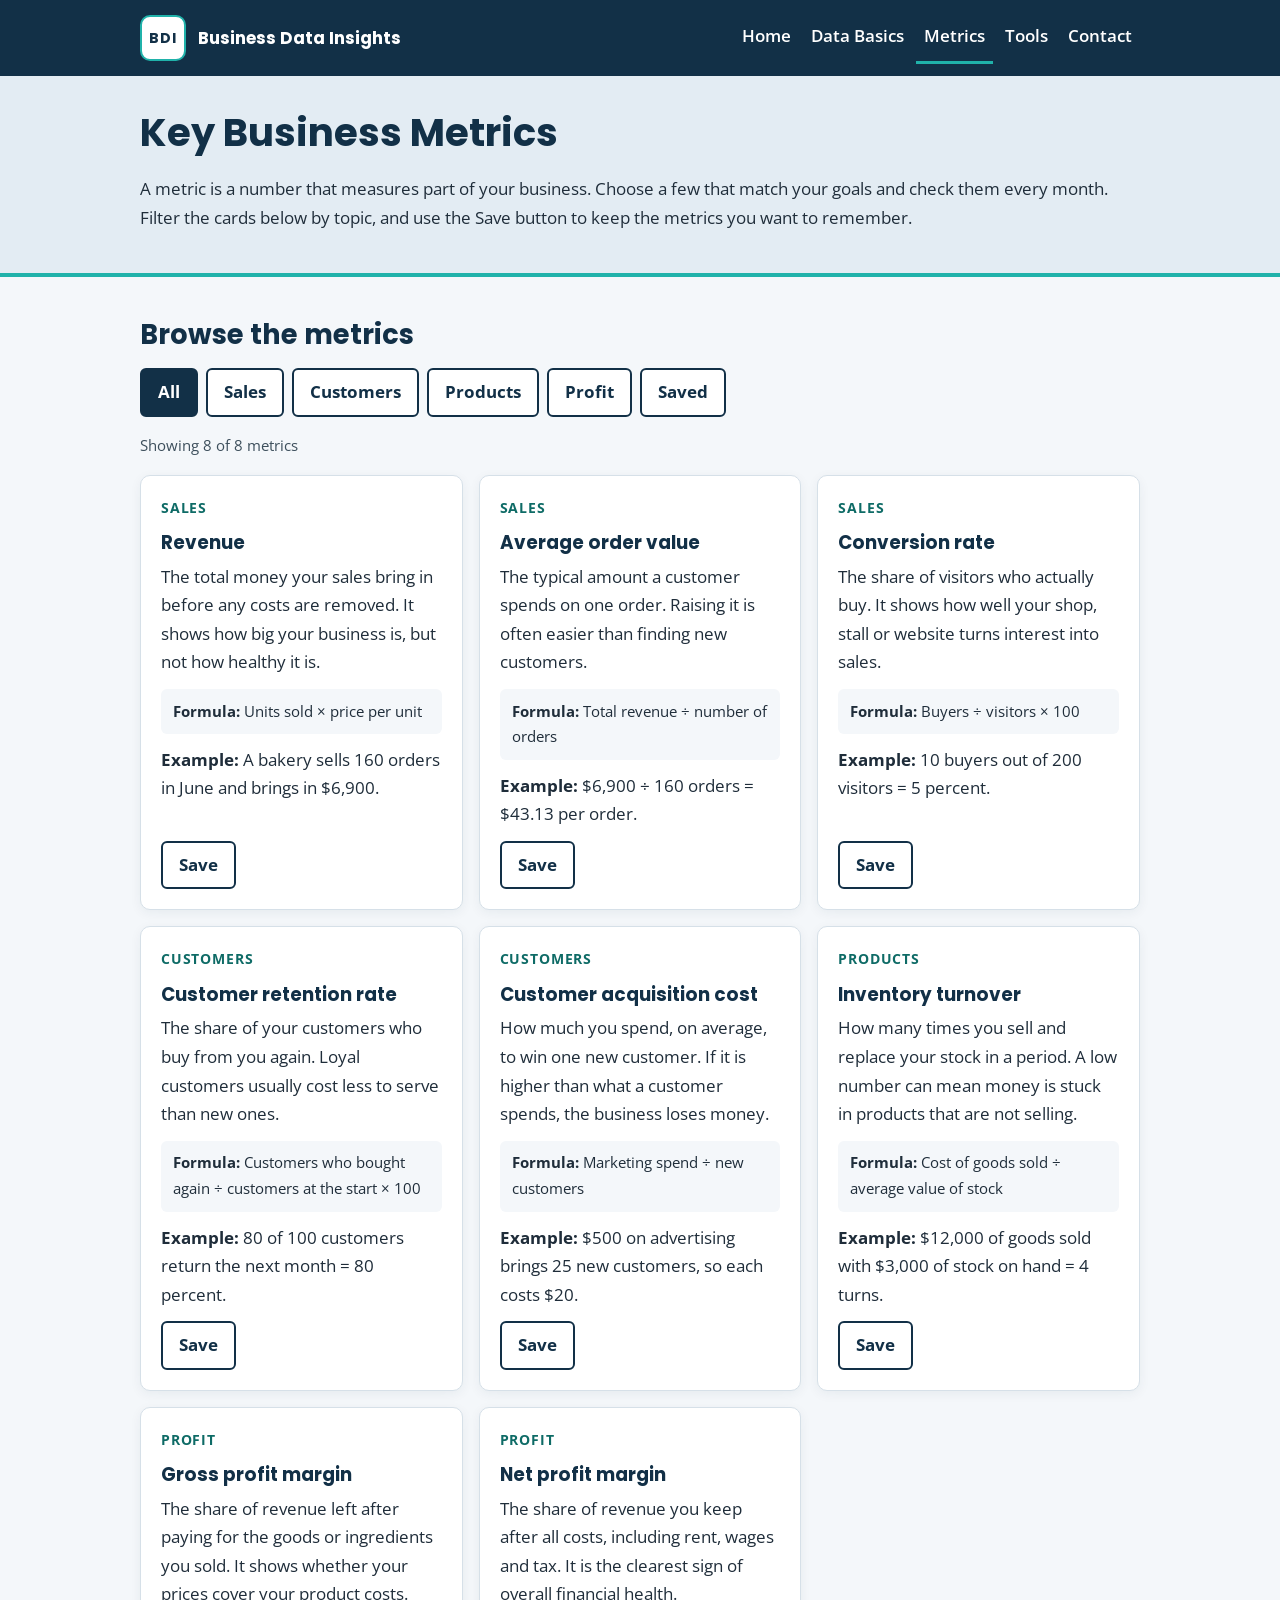
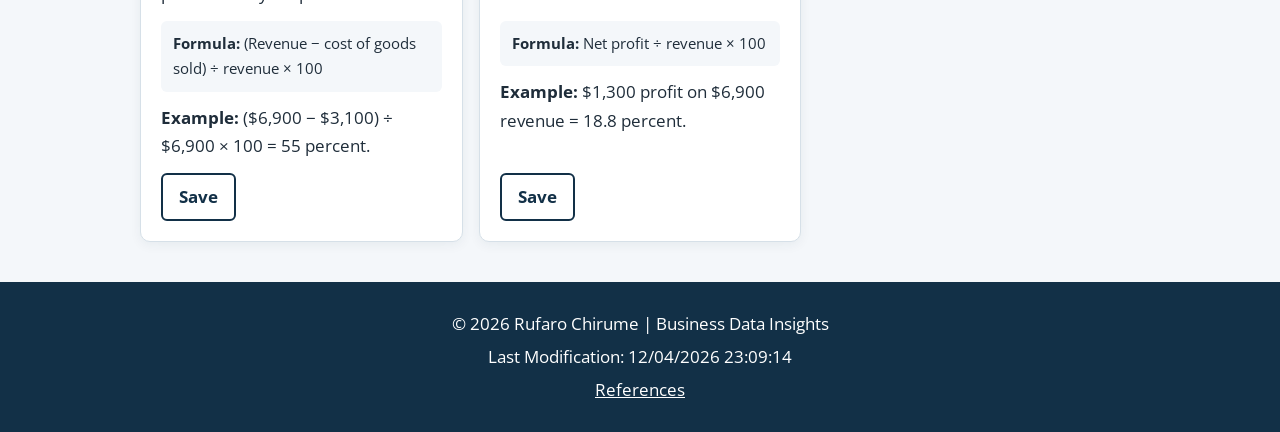
<file: project/metrics.html>
<!DOCTYPE html>
<html lang="en">
<head>
  <meta charset="UTF-8">
  <meta name="viewport" content="width=device-width, initial-scale=1.0">
  <meta name="description" content="Browse key business metrics such as revenue, average order value, customer acquisition cost and profit margin, with formulas, examples and a save option.">
  <meta name="author" content="Rufaro Chirume">
  <title>Key Metrics | Business Data Insights</title>
  <link rel="preconnect" href="https://fonts.googleapis.com">
  <link rel="preconnect" href="https://fonts.gstatic.com" crossorigin>
  <link href="https://fonts.googleapis.com/css2?family=Open+Sans:wght@400;600;700&amp;family=Poppins:wght@500;600;700&amp;display=swap" rel="stylesheet">
  <link rel="stylesheet" href="styles/main.css">
  <script src="scripts/main.js" defer></script>
  <script src="scripts/metrics.js" defer></script>
</head>
<body>
  <header class="site-header">
    <div class="header-inner">
      <a class="brand" href="index.html">
        <span class="logo" aria-hidden="true">BDI</span>
        <span class="brand-name">Business Data Insights</span>
      </a>
      <button type="button" id="menu-button" class="menu-button" aria-expanded="false" aria-controls="site-nav">Menu</button>
      <nav id="site-nav" class="site-nav" aria-label="Main navigation">
        <ul>
          <li><a href="index.html">Home</a></li>
          <li><a href="basics.html">Data Basics</a></li>
          <li><a href="metrics.html" aria-current="page">Metrics</a></li>
          <li><a href="tools.html">Tools</a></li>
          <li><a href="contact.html">Contact</a></li>
        </ul>
      </nav>
    </div>
  </header>

  <main>
    <section class="page-intro">
      <div class="container">
        <h1>Key Business Metrics</h1>
        <p>A metric is a number that measures part of your business. Choose a few that match your goals and check them every month. Filter the cards below by topic, and use the Save button to keep the metrics you want to remember.</p>
      </div>
    </section>

    <section class="section">
      <div class="container">
        <h2>Browse the metrics</h2>
        <div class="filters" role="group" aria-label="Filter metrics by category">
          <button type="button" class="filter-button" data-filter="all" aria-pressed="true">All</button>
          <button type="button" class="filter-button" data-filter="sales" aria-pressed="false">Sales</button>
          <button type="button" class="filter-button" data-filter="customers" aria-pressed="false">Customers</button>
          <button type="button" class="filter-button" data-filter="products" aria-pressed="false">Products</button>
          <button type="button" class="filter-button" data-filter="profit" aria-pressed="false">Profit</button>
          <button type="button" class="filter-button" data-filter="favorites" aria-pressed="false">Saved</button>
        </div>
        <p id="metrics-status" class="status" role="status"></p>
        <div id="metrics-list" class="card-grid"></div>
        <noscript>
          <p>The metric cards need JavaScript. Please turn it on, or read the <a href="basics.html">Data Basics</a> page instead.</p>
        </noscript>
      </div>
    </section>
  </main>

  <footer class="site-footer">
    <p>&copy; <span id="currentyear"></span> Rufaro Chirume | Business Data Insights</p>
    <p>Last Modification: <span id="lastModified"></span></p>
    <p><a href="references.html">References</a></p>
  </footer>
</body>
</html>
</file>
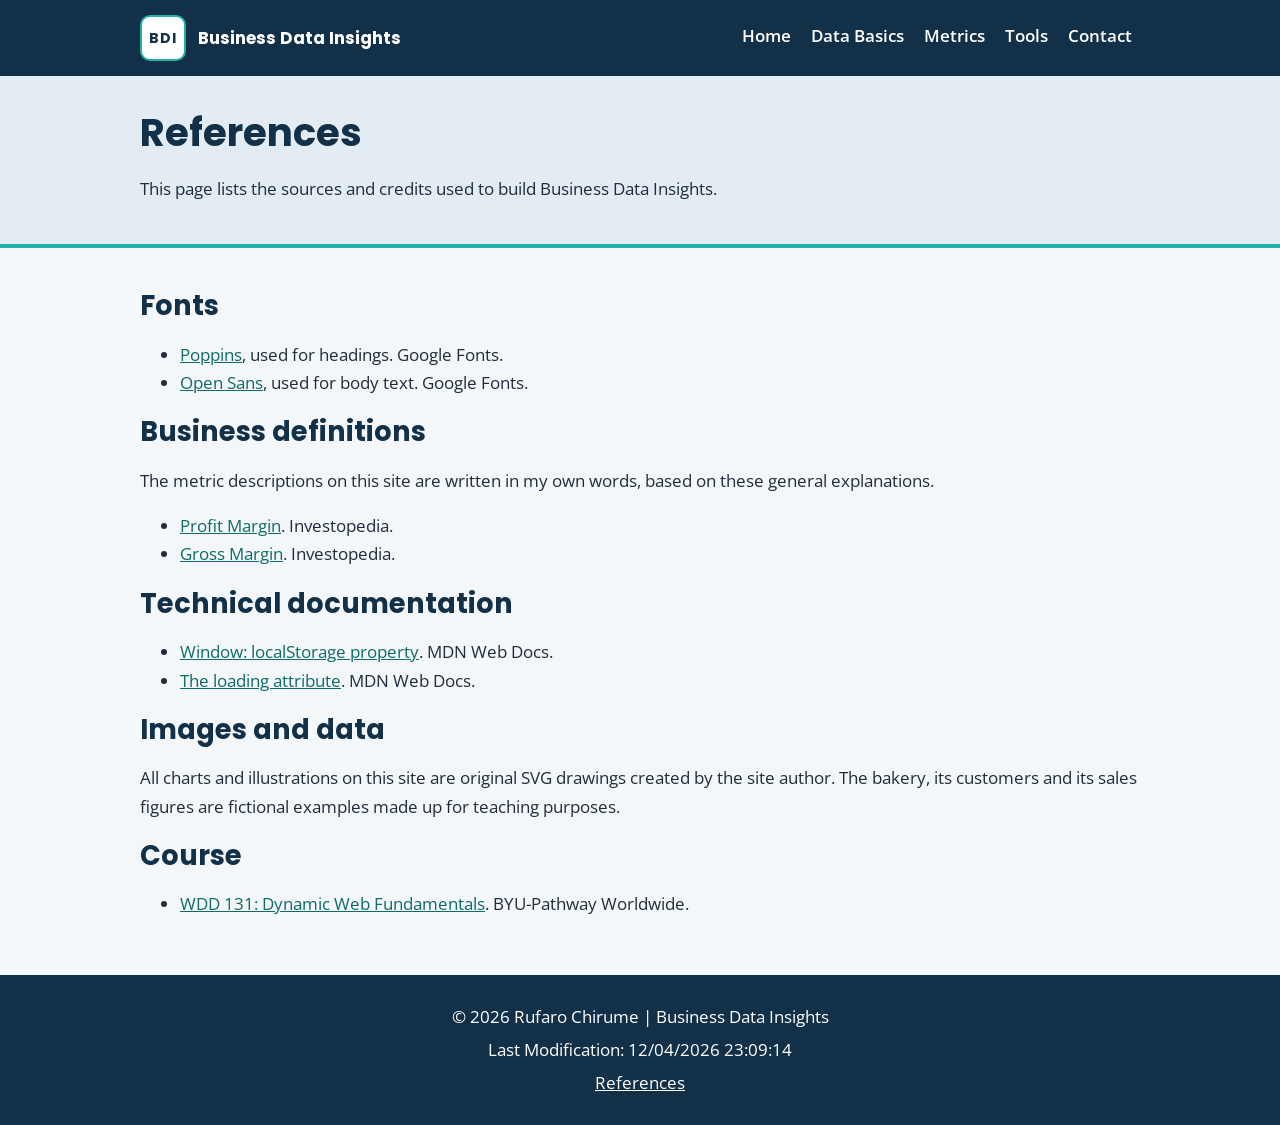
<file: project/references.html>
<!DOCTYPE html>
<html lang="en">
<head>
  <meta charset="UTF-8">
  <meta name="viewport" content="width=device-width, initial-scale=1.0">
  <meta name="description" content="References and credits for Business Data Insights, including fonts, business definitions, technical documentation and notes about the original images.">
  <meta name="author" content="Rufaro Chirume">
  <title>References | Business Data Insights</title>
  <link rel="preconnect" href="https://fonts.googleapis.com">
  <link rel="preconnect" href="https://fonts.gstatic.com" crossorigin>
  <link href="https://fonts.googleapis.com/css2?family=Open+Sans:wght@400;600;700&amp;family=Poppins:wght@500;600;700&amp;display=swap" rel="stylesheet">
  <link rel="stylesheet" href="styles/main.css">
  <script src="scripts/main.js" defer></script>
</head>
<body>
  <header class="site-header">
    <div class="header-inner">
      <a class="brand" href="index.html">
        <span class="logo" aria-hidden="true">BDI</span>
        <span class="brand-name">Business Data Insights</span>
      </a>
      <button type="button" id="menu-button" class="menu-button" aria-expanded="false" aria-controls="site-nav">Menu</button>
      <nav id="site-nav" class="site-nav" aria-label="Main navigation">
        <ul>
          <li><a href="index.html">Home</a></li>
          <li><a href="basics.html">Data Basics</a></li>
          <li><a href="metrics.html">Metrics</a></li>
          <li><a href="tools.html">Tools</a></li>
          <li><a href="contact.html">Contact</a></li>
        </ul>
      </nav>
    </div>
  </header>

  <main>
    <section class="page-intro">
      <div class="container">
        <h1>References</h1>
        <p>This page lists the sources and credits used to build Business Data Insights.</p>
      </div>
    </section>

    <section class="section">
      <div class="container">
        <h2>Fonts</h2>
        <ul>
          <li><a href="https://fonts.google.com/specimen/Poppins">Poppins</a>, used for headings. Google Fonts.</li>
          <li><a href="https://fonts.google.com/specimen/Open+Sans">Open Sans</a>, used for body text. Google Fonts.</li>
        </ul>

        <h2>Business definitions</h2>
        <p>The metric descriptions on this site are written in my own words, based on these general explanations.</p>
        <ul>
          <li><a href="https://www.investopedia.com/terms/p/profitmargin.asp">Profit Margin</a>. Investopedia.</li>
          <li><a href="https://www.investopedia.com/terms/g/grossmargin.asp">Gross Margin</a>. Investopedia.</li>
        </ul>

        <h2>Technical documentation</h2>
        <ul>
          <li><a href="https://developer.mozilla.org/en-US/docs/Web/API/Window/localStorage">Window: localStorage property</a>. MDN Web Docs.</li>
          <li><a href="https://developer.mozilla.org/en-US/docs/Web/HTML/Attributes/loading">The loading attribute</a>. MDN Web Docs.</li>
        </ul>

        <h2>Images and data</h2>
        <p>All charts and illustrations on this site are original SVG drawings created by the site author. The bakery, its customers and its sales figures are fictional examples made up for teaching purposes.</p>

        <h2>Course</h2>
        <ul>
          <li><a href="https://byui-cse.github.io/wdd131-ww-course/">WDD 131: Dynamic Web Fundamentals</a>. BYU-Pathway Worldwide.</li>
        </ul>
      </div>
    </section>
  </main>

  <footer class="site-footer">
    <p>&copy; <span id="currentyear"></span> Rufaro Chirume | Business Data Insights</p>
    <p>Last Modification: <span id="lastModified"></span></p>
    <p><a href="references.html">References</a></p>
  </footer>
</body>
</html>
</file>
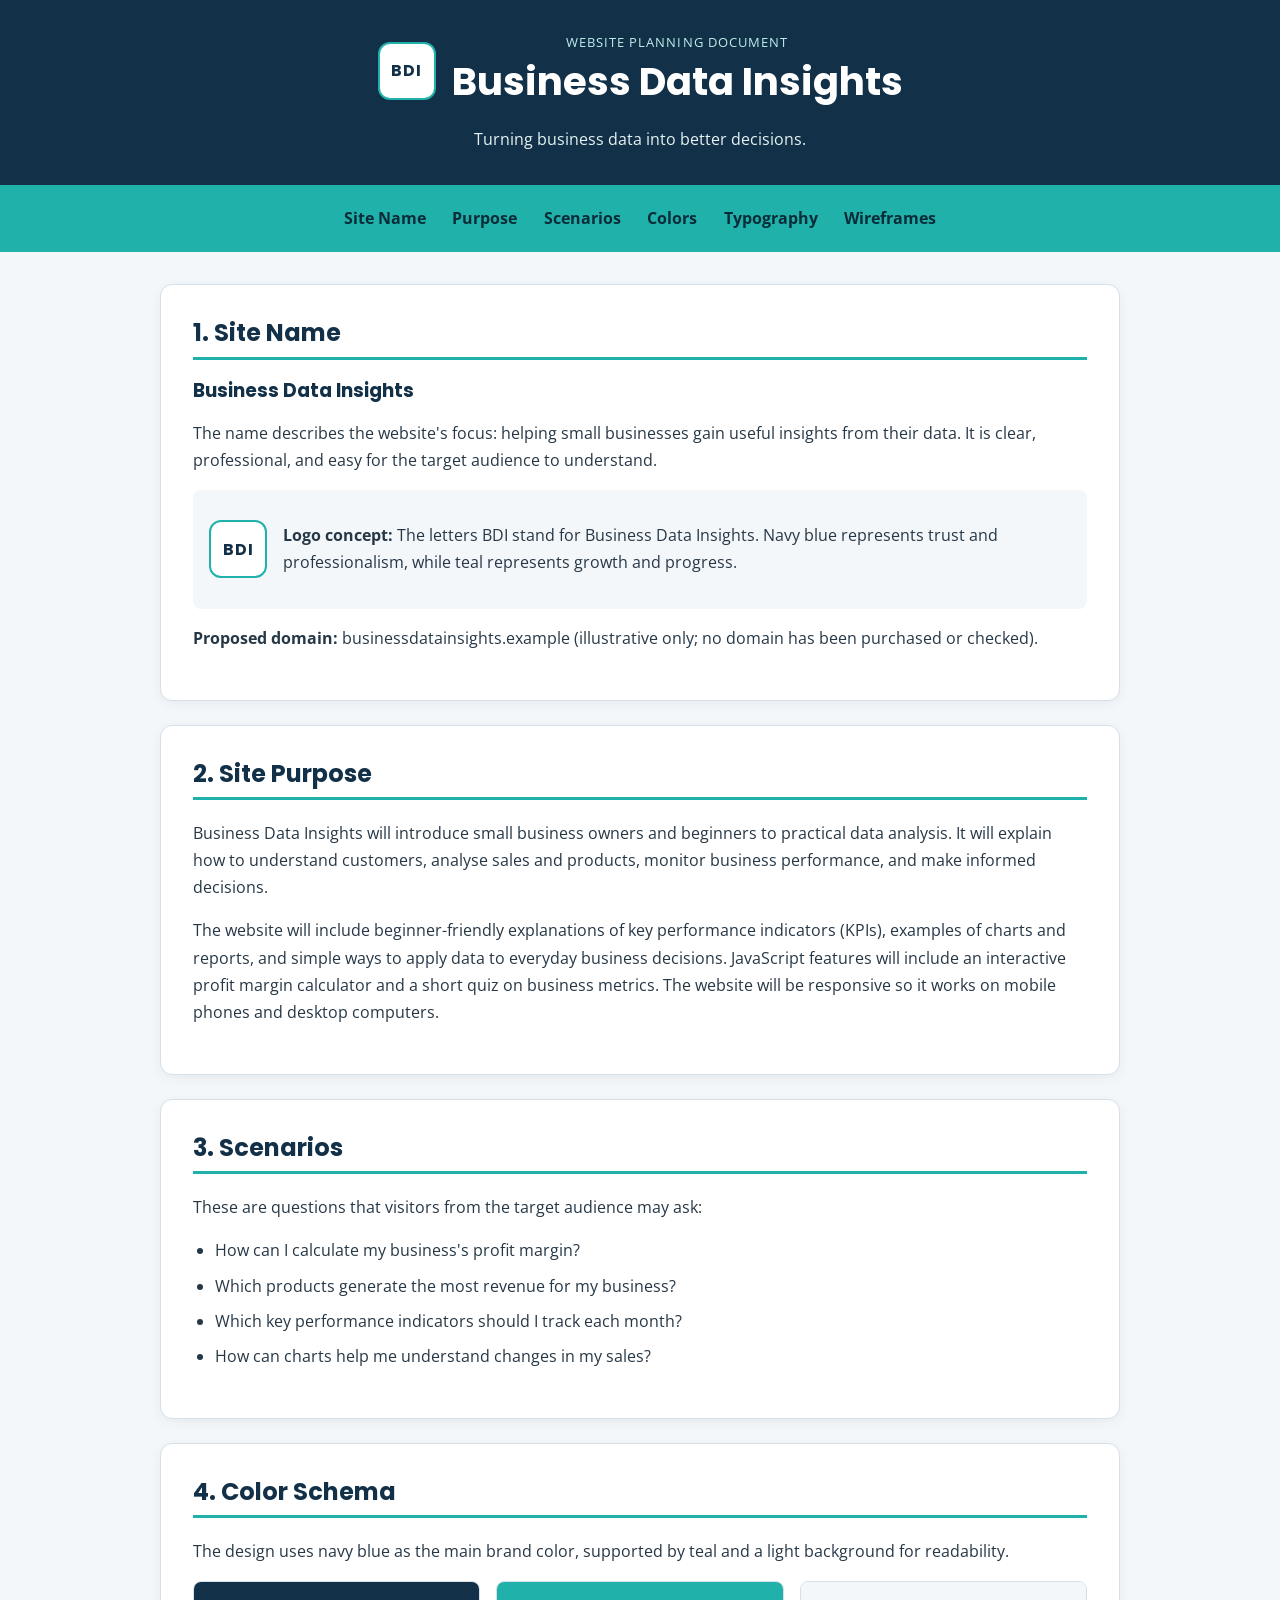
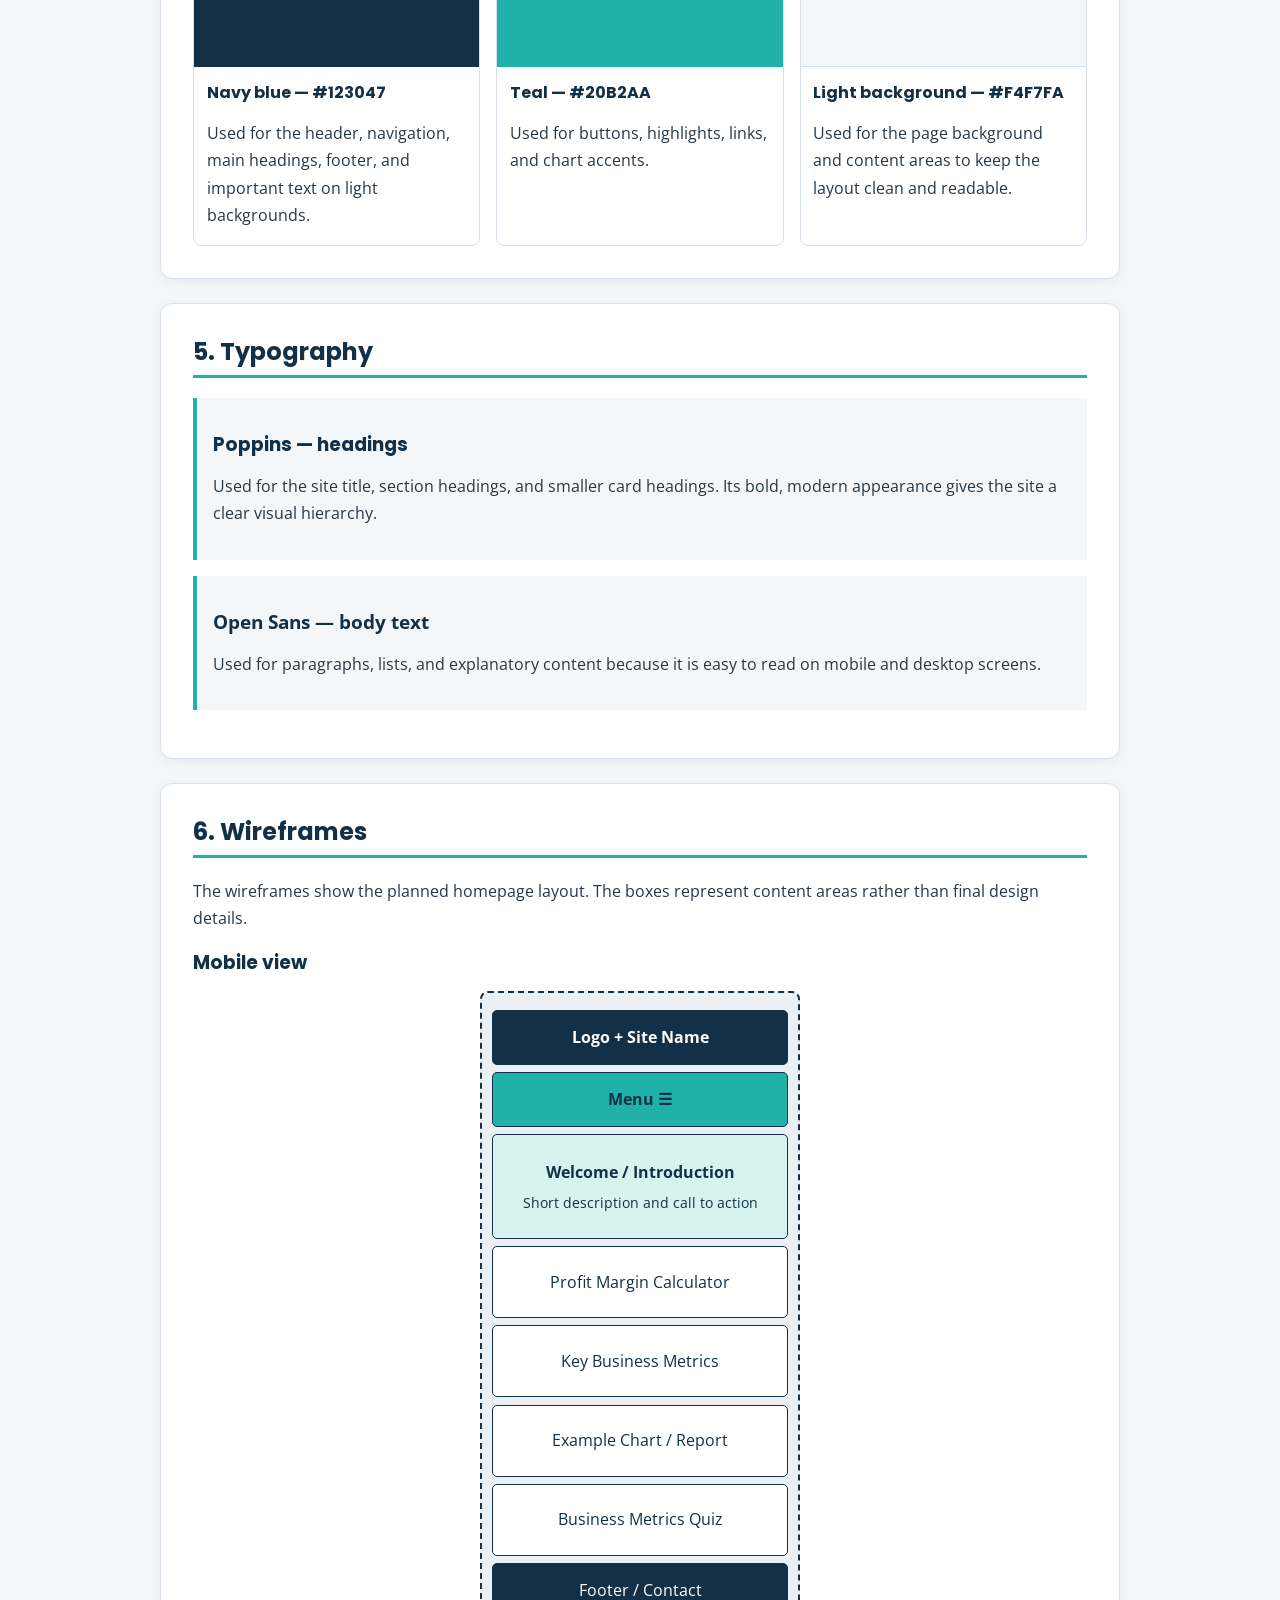
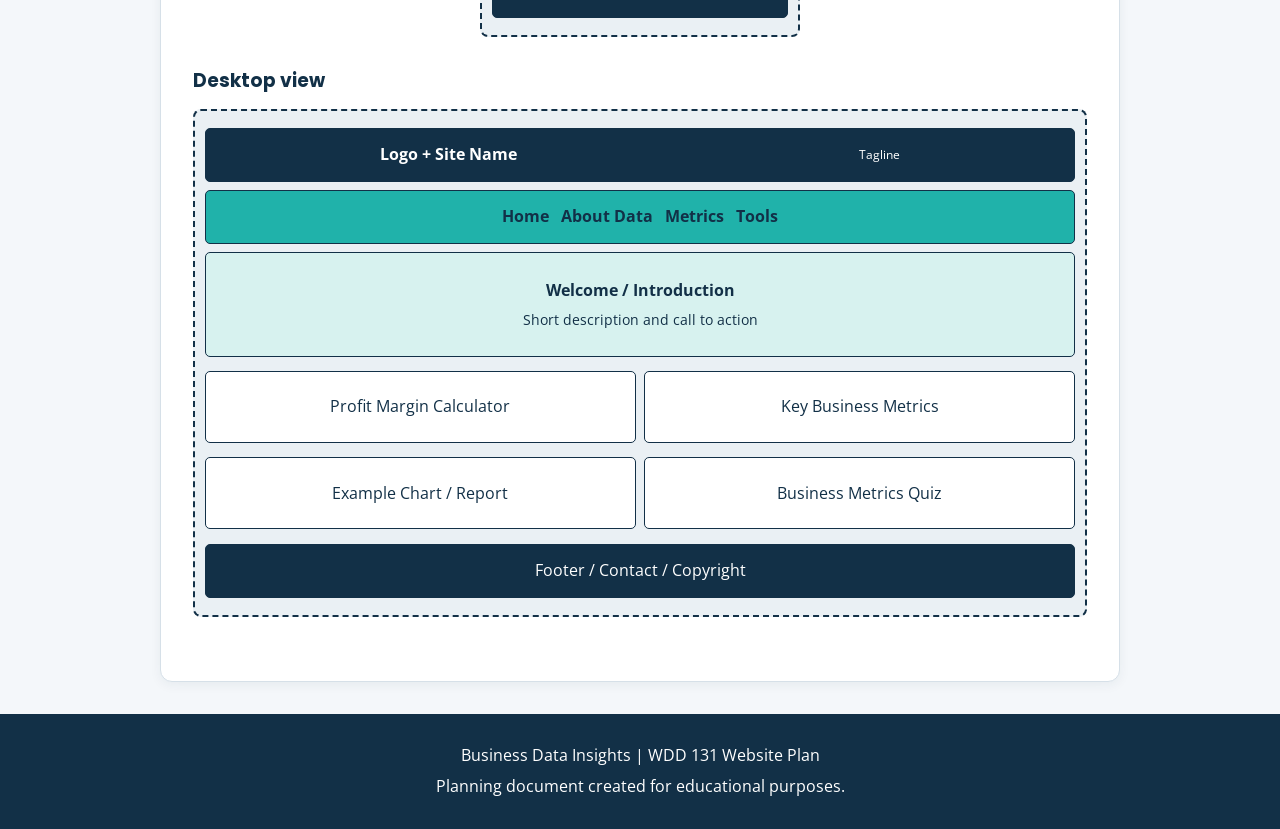
<file: project/siteplan.html>
<!doctype html>
<html lang="en">
  <head>
    <meta charset="UTF-8" />
    <meta name="viewport" content="width=device-width, initial-scale=1.0" />
    <meta
      name="description"
      content="Website planning document for Business Data Insights, a website introducing small business data analytics."
    />
    <meta name="author" content="Rufaro Chirume" />
    <title>Business Data Insights | Website Plan</title>
    <link rel="stylesheet" href="styles/siteplan.css" />
    <link rel="preconnect" href="https://fonts.googleapis.com" />
    <link rel="preconnect" href="https://fonts.gstatic.com" crossorigin />
    <link
      href="https://fonts.googleapis.com/css2?family=Open+Sans:wght@400;600;700&family=Poppins:wght@500;600;700&display=swap"
      rel="stylesheet"
    />
  </head>
  <body>
    <header class="site-header">
      <div class="brand">
        <div class="logo" role="img" aria-label="Business Data Insights logo">
          BDI
        </div>
        <div>
          <p class="eyebrow">Website Planning Document</p>
          <h1>Business Data Insights</h1>
        </div>
      </div>
      <p class="tagline">Turning business data into better decisions.</p>
    </header>

    <nav class="page-nav" aria-label="Page sections">
      <a href="#site-name">Site Name</a>
      <a href="#purpose">Purpose</a>
      <a href="#scenarios">Scenarios</a>
      <a href="#colors">Colors</a>
      <a href="#typography">Typography</a>
      <a href="#wireframes">Wireframes</a>
    </nav>

    <main>
      <section id="site-name" class="plan-section">
        <h2>1. Site Name</h2>
        <h3>Business Data Insights</h3>
        <p>
          The name describes the website's focus: helping small businesses gain
          useful insights from their data. It is clear, professional, and easy
          for the target audience to understand.
        </p>
        <div class="logo-explanation">
          <div class="logo" role="img" aria-label="Business Data Insights logo">
            BDI
          </div>
          <p>
            <strong>Logo concept:</strong> The letters BDI stand for Business
            Data Insights. Navy blue represents trust and professionalism, while
            teal represents growth and progress.
          </p>
        </div>
        <p>
          <strong>Proposed domain:</strong> businessdatainsights.example
          (illustrative only; no domain has been purchased or checked).
        </p>
      </section>

      <section id="purpose" class="plan-section">
        <h2>2. Site Purpose</h2>
        <p>
          Business Data Insights will introduce small business owners and
          beginners to practical data analysis. It will explain how to
          understand customers, analyse sales and products, monitor business
          performance, and make informed decisions.
        </p>
        <p>
          The website will include beginner-friendly explanations of key
          performance indicators (KPIs), examples of charts and reports, and
          simple ways to apply data to everyday business decisions. JavaScript
          features will include an interactive profit margin calculator and a
          short quiz on business metrics. The website will be responsive so it
          works on mobile phones and desktop computers.
        </p>
      </section>

      <section id="scenarios" class="plan-section">
        <h2>3. Scenarios</h2>
        <p>
          These are questions that visitors from the target audience may ask:
        </p>
        <ul class="scenario-list">
          <li>How can I calculate my business's profit margin?</li>
          <li>Which products generate the most revenue for my business?</li>
          <li>Which key performance indicators should I track each month?</li>
          <li>How can charts help me understand changes in my sales?</li>
        </ul>
      </section>

      <section id="colors" class="plan-section">
        <h2>4. Color Schema</h2>
        <p>
          The design uses navy blue as the main brand color, supported by teal
          and a light background for readability.
        </p>
        <div class="color-grid">
          <div class="color-card">
            <div class="swatch navy-swatch"></div>
            <h3>Navy blue — #123047</h3>
            <p>
              Used for the header, navigation, main headings, footer, and
              important text on light backgrounds.
            </p>
          </div>
          <div class="color-card">
            <div class="swatch teal-swatch"></div>
            <h3>Teal — #20B2AA</h3>
            <p>Used for buttons, highlights, links, and chart accents.</p>
          </div>
          <div class="color-card">
            <div class="swatch light-swatch"></div>
            <h3>Light background — #F4F7FA</h3>
            <p>
              Used for the page background and content areas to keep the layout
              clean and readable.
            </p>
          </div>
        </div>
      </section>

      <section id="typography" class="plan-section">
        <h2>5. Typography</h2>
        <div class="font-example">
          <h3 class="poppins-example">Poppins — headings</h3>
          <p>
            Used for the site title, section headings, and smaller card
            headings. Its bold, modern appearance gives the site a clear visual
            hierarchy.
          </p>
        </div>
        <div class="font-example">
          <h3 class="opensans-example">Open Sans — body text</h3>
          <p>
            Used for paragraphs, lists, and explanatory content because it is
            easy to read on mobile and desktop screens.
          </p>
        </div>
      </section>

      <section id="wireframes" class="plan-section">
        <h2>6. Wireframes</h2>
        <p>
          The wireframes show the planned homepage layout. The boxes represent
          content areas rather than final design details.
        </p>

        <h3>Mobile view</h3>
        <div
          class="wireframe mobile-wireframe"
          role="img"
          aria-label="Mobile homepage wireframe showing header, menu, introduction, calculator, metrics, chart example, quiz, and footer"
        >
          <div class="wf-header">Logo + Site Name</div>
          <div class="wf-nav">Menu ☰</div>
          <div class="wf-hero">
            <strong>Welcome / Introduction</strong>
            <span>Short description and call to action</span>
          </div>
          <div class="wf-block">Profit Margin Calculator</div>
          <div class="wf-block">Key Business Metrics</div>
          <div class="wf-block">Example Chart / Report</div>
          <div class="wf-block">Business Metrics Quiz</div>
          <div class="wf-footer">Footer / Contact</div>
        </div>

        <h3>Desktop view</h3>
        <div
          class="wireframe desktop-wireframe"
          role="img"
          aria-label="Desktop homepage wireframe showing a header and horizontal navigation, a wide introduction, two-column content cards for calculator and metrics, chart example, quiz, and footer"
        >
          <div class="wf-header">Logo + Site Name <span>Tagline</span></div>
          <div class="wf-nav">
            Home&nbsp;&nbsp; About Data&nbsp;&nbsp; Metrics&nbsp;&nbsp; Tools
          </div>
          <div class="wf-hero">
            <strong>Welcome / Introduction</strong
            ><span>Short description and call to action</span>
          </div>
          <div class="wf-columns">
            <div class="wf-block">Profit Margin Calculator</div>
            <div class="wf-block">Key Business Metrics</div>
          </div>
          <div class="wf-columns">
            <div class="wf-block">Example Chart / Report</div>
            <div class="wf-block">Business Metrics Quiz</div>
          </div>
          <div class="wf-footer">Footer / Contact / Copyright</div>
        </div>
      </section>
    </main>

    <footer class="site-footer">
      <p>Business Data Insights | WDD 131 Website Plan</p>
      <p>Planning document created for educational purposes.</p>
    </footer>
  </body>
</html>
</file>
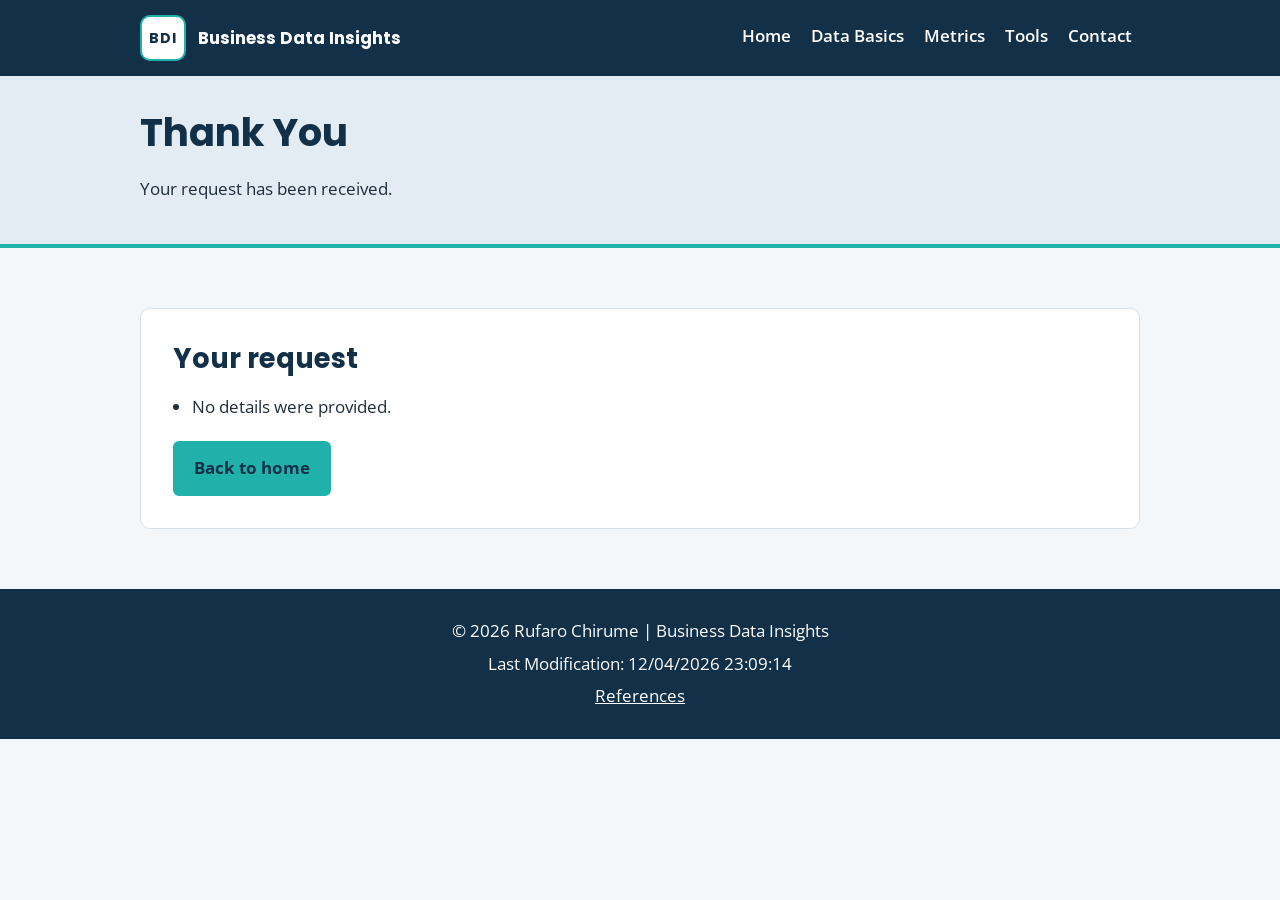
<file: project/thanks.html>
<!DOCTYPE html>
<html lang="en">
<head>
  <meta charset="UTF-8">
  <meta name="viewport" content="width=device-width, initial-scale=1.0">
  <meta name="description" content="Confirmation page for Business Data Insights showing a summary of the request you submitted through the contact form.">
  <meta name="author" content="Rufaro Chirume">
  <title>Thank You | Business Data Insights</title>
  <link rel="preconnect" href="https://fonts.googleapis.com">
  <link rel="preconnect" href="https://fonts.gstatic.com" crossorigin>
  <link href="https://fonts.googleapis.com/css2?family=Open+Sans:wght@400;600;700&amp;family=Poppins:wght@500;600;700&amp;display=swap" rel="stylesheet">
  <link rel="stylesheet" href="styles/main.css">
  <script src="scripts/main.js" defer></script>
  <script src="scripts/thanks.js" defer></script>
</head>
<body>
  <header class="site-header">
    <div class="header-inner">
      <a class="brand" href="index.html">
        <span class="logo" aria-hidden="true">BDI</span>
        <span class="brand-name">Business Data Insights</span>
      </a>
      <button type="button" id="menu-button" class="menu-button" aria-expanded="false" aria-controls="site-nav">Menu</button>
      <nav id="site-nav" class="site-nav" aria-label="Main navigation">
        <ul>
          <li><a href="index.html">Home</a></li>
          <li><a href="basics.html">Data Basics</a></li>
          <li><a href="metrics.html">Metrics</a></li>
          <li><a href="tools.html">Tools</a></li>
          <li><a href="contact.html">Contact</a></li>
        </ul>
      </nav>
    </div>
  </header>

  <main>
    <section class="page-intro">
      <div class="container">
        <h1>Thank You</h1>
        <p id="thanks-message">Your request has been received.</p>
      </div>
    </section>

    <section class="section">
      <div class="container">
        <div class="panel">
          <h2>Your request</h2>
          <ul id="request-summary" class="summary-list"></ul>
          <a class="button" href="index.html">Back to home</a>
        </div>
      </div>
    </section>
  </main>

  <footer class="site-footer">
    <p>&copy; <span id="currentyear"></span> Rufaro Chirume | Business Data Insights</p>
    <p>Last Modification: <span id="lastModified"></span></p>
    <p><a href="references.html">References</a></p>
  </footer>
</body>
</html>
</file>
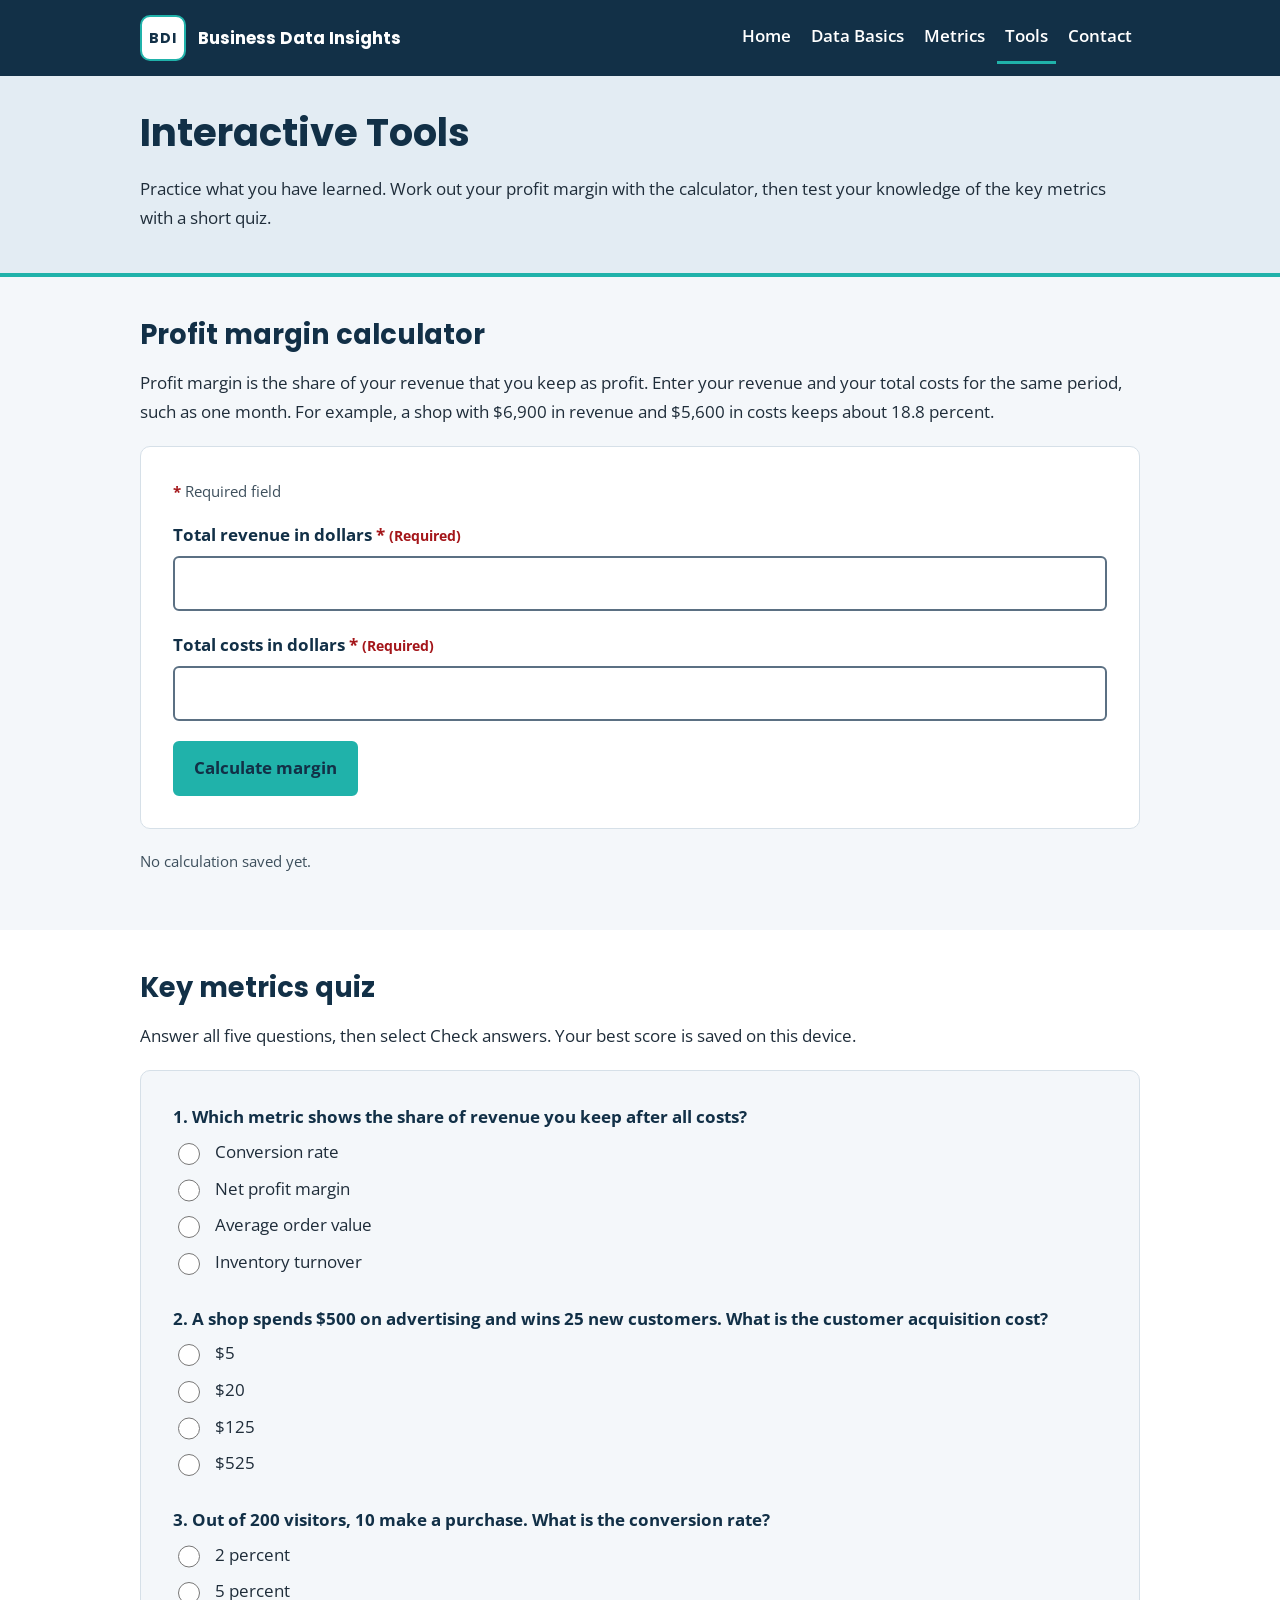
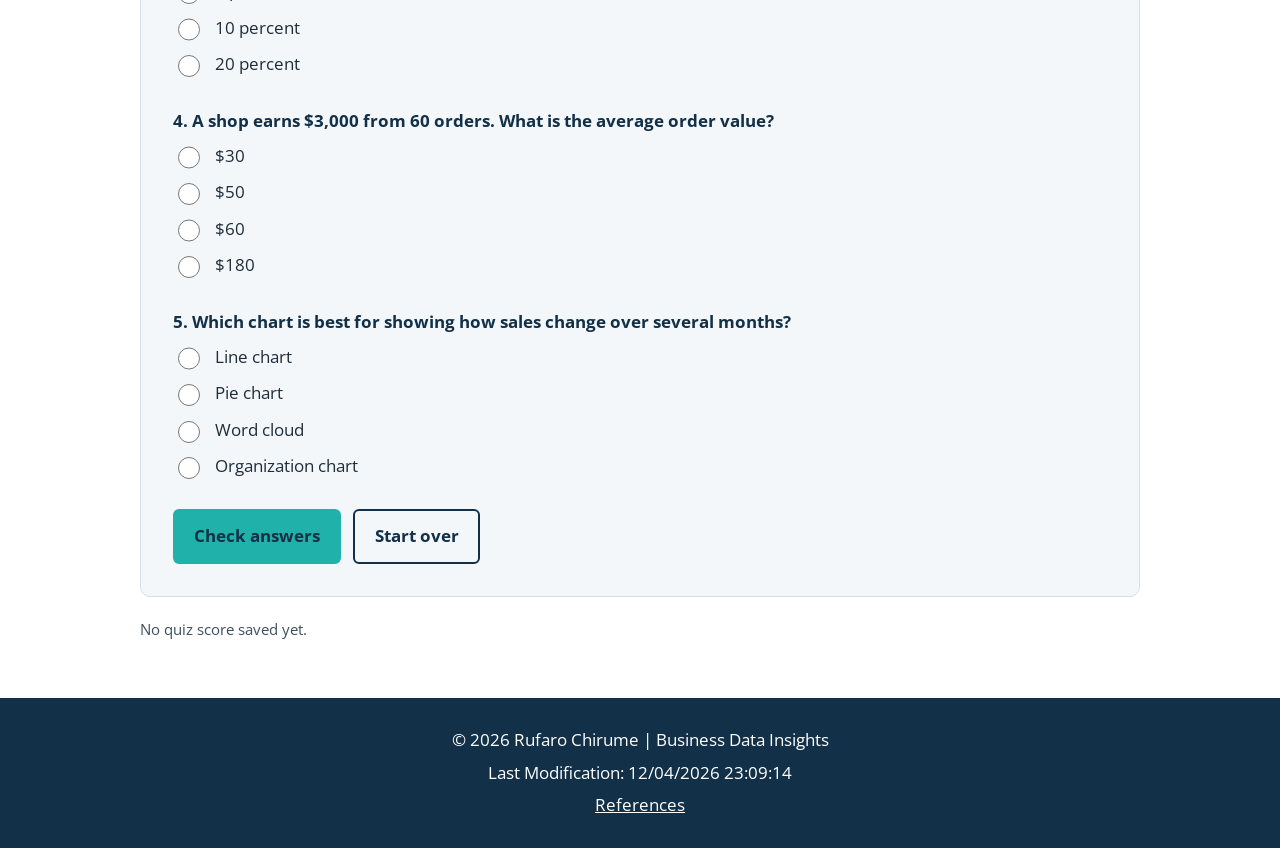
<file: project/tools.html>
<!DOCTYPE html>
<html lang="en">
<head>
  <meta charset="UTF-8">
  <meta name="viewport" content="width=device-width, initial-scale=1.0">
  <meta name="description" content="Free small business tools: an interactive profit margin calculator that saves your last result, and a short quiz to test what you know about key metrics.">
  <meta name="author" content="Rufaro Chirume">
  <title>Tools | Business Data Insights</title>
  <link rel="preconnect" href="https://fonts.googleapis.com">
  <link rel="preconnect" href="https://fonts.gstatic.com" crossorigin>
  <link href="https://fonts.googleapis.com/css2?family=Open+Sans:wght@400;600;700&amp;family=Poppins:wght@500;600;700&amp;display=swap" rel="stylesheet">
  <link rel="stylesheet" href="styles/main.css">
  <script src="scripts/main.js" defer></script>
  <script src="scripts/tools.js" defer></script>
</head>
<body>
  <header class="site-header">
    <div class="header-inner">
      <a class="brand" href="index.html">
        <span class="logo" aria-hidden="true">BDI</span>
        <span class="brand-name">Business Data Insights</span>
      </a>
      <button type="button" id="menu-button" class="menu-button" aria-expanded="false" aria-controls="site-nav">Menu</button>
      <nav id="site-nav" class="site-nav" aria-label="Main navigation">
        <ul>
          <li><a href="index.html">Home</a></li>
          <li><a href="basics.html">Data Basics</a></li>
          <li><a href="metrics.html">Metrics</a></li>
          <li><a href="tools.html" aria-current="page">Tools</a></li>
          <li><a href="contact.html">Contact</a></li>
        </ul>
      </nav>
    </div>
  </header>

  <main>
    <section class="page-intro">
      <div class="container">
        <h1>Interactive Tools</h1>
        <p>Practice what you have learned. Work out your profit margin with the calculator, then test your knowledge of the key metrics with a short quiz.</p>
      </div>
    </section>

    <section id="calculator" class="section">
      <div class="container">
        <h2>Profit margin calculator</h2>
        <p>Profit margin is the share of your revenue that you keep as profit. Enter your revenue and your total costs for the same period, such as one month. For example, a shop with $6,900 in revenue and $5,600 in costs keeps about 18.8 percent.</p>
        <form id="margin-form" class="panel">
          <p class="form-note"><span class="req" aria-hidden="true">*</span> Required field</p>
          <div class="field">
            <label for="revenue">Total revenue in dollars <span class="req">* <span class="req-text">(Required)</span></span></label>
            <input type="number" id="revenue" name="revenue" min="0" step="0.01" inputmode="decimal" required>
          </div>
          <div class="field">
            <label for="costs">Total costs in dollars <span class="req">* <span class="req-text">(Required)</span></span></label>
            <input type="number" id="costs" name="costs" min="0" step="0.01" inputmode="decimal" required>
          </div>
          <button type="submit" class="button">Calculate margin</button>
        </form>
        <div id="margin-result" class="result" role="status"></div>
        <p id="last-result" class="saved-note"></p>
      </div>
    </section>

    <section id="quiz" class="section section-alt">
      <div class="container">
        <h2>Key metrics quiz</h2>
        <p>Answer all five questions, then select Check answers. Your best score is saved on this device.</p>
        <form id="quiz-form" class="panel">
          <div id="quiz-questions"></div>
          <p class="button-row">
            <button type="submit" class="button">Check answers</button>
            <button type="reset" class="button button-outline">Start over</button>
          </p>
        </form>
        <div id="quiz-result" class="result" role="status"></div>
        <p id="best-score" class="saved-note"></p>
        <noscript>
          <p>The quiz needs JavaScript. Please turn it on to take the quiz.</p>
        </noscript>
      </div>
    </section>
  </main>

  <footer class="site-footer">
    <p>&copy; <span id="currentyear"></span> Rufaro Chirume | Business Data Insights</p>
    <p>Last Modification: <span id="lastModified"></span></p>
    <p><a href="references.html">References</a></p>
  </footer>
</body>
</html>
</file>
<file: styles/base.css>
* {
    box-sizing: border-box;
}

body {
    margin: 0;
    font-family: "Roboto", Arial, sans-serif;
}

/* header */

header {
    background-color: #1f537d;
    color: white;
    text-align: center;
}

#course-title {
    display: block;
    padding: 18px;
    font-size: 1.4rem;
}

/* navigation */

nav {
    display: flex;
    justify-content: space-around;
    background-color: #333;
}

nav a {
    color: white;
    text-decoration: none;
    padding: 12px;
}

nav a:hover {
    background-color: #555;
    text-decoration: underline;
}

/* main */
main {
    max-width: 900px;
    margin: 0 auto;
    padding: 20px;
}

.cards {
    display: grid;
    grid-template-columns: 2fr 1fr;
    gap: 10px;

}


.card {
    border: 1px solid #ccc;
    border-radius: 5px;
    overflow: hidden;
    background-color: white;
}
.card h2 {
    background-color: #1f537d;
    color: white;
    text-align: center;
    margin: 0;
    padding: 10px;
}

.card p {
    padding: 0 15px;
    line-height: 1.5;
}

.card ul {
    padding: 160px 40px;
    line-height: 1.5;
}

/* image */
.card img {
    height: auto;
    display: block;
    margin: 15px auto;
    width: 150px;
}

.about-content {
    display: grid;
    grid-template-columns: 1fr 150px;
    gap: 15px;
    align-items: center;
    padding: 15px;
}

.about-content p {
    padding: 0;
    margin: 0;
}

.about-content img {
    width: 150px;
    height: auto;
    margin: 0;
}

/* h1 */
main h1 {
    text-align: center;
    margin: 20px 0;
    font-size: 2rem;
}

/* zimbabwe   */
.country {
    display: grid;
    grid-template-columns: 150px 1fr;
    gap: 15px;
    align-items: center;
    padding: 15px;
}

.country h3 {
    grid-column: 1 / -1;
    text-align: center;
    margin: 0;
    padding-bottom: 8px;
    border-bottom: 1px solid #d3d3d3;
    width: 70%;
}

.country img {
    width: 150px;
    margin: 0;
}

.country p {
    padding: 0;
    margin: 0;
    line-height: 1.5;
}

/* footer  */
footer {
    background-color: #1f537d;
    color: white;
    text-align: center;
    padding: 20px;
    margin-top: 20px;
}

footer p {
    margin: 5px;
}
</file>
<file: project/styles/main.css>
/* Business Data Insights - main stylesheet */
:root {
  --navy: #123047;
  --navy-light: #1D4560;
  --teal: #20B2AA;
  --teal-dark: #0E6B66;
  --page-bg: #F4F7FA;
  --intro-bg: #E3ECF3;
  --white: #FFFFFF;
  --text: #1F2D3A;
  --muted: #3D4F5C;
  --border: #5B7083;
  --soft-border: #D6E0E8;
  --required: #A4161A;
}

* {
  box-sizing: border-box;
}

body {
  margin: 0;
  background: var(--page-bg);
  color: var(--text);
  font-family: "Open Sans", Arial, sans-serif;
  font-size: 1.05rem;
  line-height: 1.7;
}

h1,
h2,
h3 {
  color: var(--navy);
  font-family: "Poppins", sans-serif;
  line-height: 1.3;
}

h1 {
  margin: 0 0 1rem;
  font-size: 1.9rem;
}

h2 {
  margin: 0 0 1rem;
  font-size: 1.5rem;
}

h3 {
  margin: 0 0 0.5rem;
  font-size: 1.15rem;
}

a {
  color: var(--teal-dark);
}

img {
  display: block;
  max-width: 100%;
  height: auto;
}

:focus-visible {
  outline: 3px solid var(--teal-dark);
  outline-offset: 2px;
}

.site-header :focus-visible,
.hero :focus-visible,
.site-footer :focus-visible {
  outline-color: var(--white);
}

.container,
.header-inner {
  width: 90%;
  max-width: 1000px;
  margin: 0 auto;
}

/* Header and navigation */
.site-header {
  background: var(--navy);
}

.header-inner {
  display: flex;
  flex-wrap: wrap;
  align-items: center;
  justify-content: space-between;
  gap: 0.75rem;
  padding: 0.8rem 0;
}

.brand {
  display: flex;
  align-items: center;
  gap: 0.75rem;
  color: var(--white);
  font-family: "Poppins", sans-serif;
  font-weight: 700;
  text-decoration: none;
}

.logo {
  display: grid;
  place-items: center;
  width: 46px;
  height: 46px;
  flex-shrink: 0;
  border: 2px solid var(--teal);
  border-radius: 10px;
  background: var(--white);
  color: var(--navy);
  font-size: 0.9rem;
  letter-spacing: 1px;
}

.menu-button {
  padding: 0.5rem 1rem;
  border: 2px solid var(--teal);
  border-radius: 6px;
  background: var(--teal);
  color: var(--navy);
  font: inherit;
  font-weight: 700;
  cursor: pointer;
}

.site-nav {
  display: none;
  width: 100%;
}

.site-nav.open {
  display: block;
}

.site-nav ul {
  margin: 0;
  padding: 0;
  list-style: none;
}

.site-nav a {
  display: block;
  padding: 0.6rem 0.5rem;
  border-bottom: 3px solid transparent;
  color: var(--white);
  font-weight: 600;
  text-decoration: none;
}

.site-nav a:hover {
  background: var(--navy-light);
}

.site-nav a[aria-current="page"] {
  border-bottom-color: var(--teal);
}

/* Layout sections */
.section {
  padding: 2.5rem 0;
}

.section-alt {
  background: var(--white);
}

.page-intro {
  padding: 2rem 0 1.5rem;
  border-bottom: 4px solid var(--teal);
  background: var(--intro-bg);
}

.hero {
  padding: 2.5rem 0;
  background: var(--navy);
  color: var(--white);
}

.hero h1 {
  color: var(--white);
}

.hero-inner {
  display: grid;
  gap: 2rem;
  align-items: center;
}

/* Buttons */
.button-row {
  display: flex;
  flex-wrap: wrap;
  gap: 0.75rem;
  margin: 1.25rem 0 0;
}

.button {
  display: inline-block;
  padding: 0.7rem 1.2rem;
  border: 2px solid var(--teal);
  border-radius: 6px;
  background: var(--teal);
  color: var(--navy);
  font: inherit;
  font-weight: 700;
  text-align: center;
  text-decoration: none;
  cursor: pointer;
}

.button-outline {
  border-color: var(--navy);
  background: transparent;
}

.button:hover {
  border-color: var(--navy);
  background: var(--navy);
  color: var(--white);
}

.hero .button-outline {
  border-color: var(--white);
  color: var(--white);
}

.hero .button:hover {
  border-color: var(--white);
  background: var(--white);
  color: var(--navy);
}

/* Cards, figures, tables and callouts */
.card-grid {
  display: grid;
  grid-template-columns: repeat(auto-fit, minmax(250px, 1fr));
  gap: 1rem;
}

.card,
.metric-card {
  padding: 1.25rem;
  border: 1px solid var(--soft-border);
  border-radius: 10px;
  background: var(--white);
  box-shadow: 0 3px 12px rgba(18, 48, 71, 0.06);
}

.steps {
  padding-left: 1.4rem;
}

.steps li {
  margin: 0.6rem 0;
}

figure {
  margin: 1.5rem 0 0;
}

figure img {
  border: 1px solid var(--soft-border);
  border-radius: 8px;
  background: var(--white);
}

figcaption {
  margin-top: 0.5rem;
  color: var(--muted);
  font-size: 0.95rem;
}

.table-wrap {
  margin: 1.25rem 0;
  overflow-x: auto;
  border: 1px solid var(--soft-border);
  border-radius: 8px;
}

table {
  width: 100%;
  min-width: 520px;
  border-collapse: collapse;
  background: var(--white);
}

caption {
  padding: 0.75rem;
  color: var(--navy);
  font-weight: 700;
  text-align: left;
}

th,
td {
  padding: 0.6rem 0.8rem;
  border-bottom: 1px solid var(--soft-border);
  text-align: left;
}

thead th {
  background: var(--navy);
  color: var(--white);
}

.callout {
  margin: 1.5rem 0;
  padding: 1rem 1.25rem;
  border-left: 5px solid var(--teal);
  border-radius: 0 8px 8px 0;
  background: var(--page-bg);
}

.callout p {
  margin: 0;
}

/* Metrics page */
.filters {
  display: flex;
  flex-wrap: wrap;
  gap: 0.5rem;
  margin-bottom: 1rem;
}

.filter-button,
.favorite-button {
  padding: 0.5rem 1rem;
  border: 2px solid var(--navy);
  border-radius: 6px;
  background: var(--white);
  color: var(--navy);
  font: inherit;
  font-weight: 700;
  cursor: pointer;
}

.filter-button[aria-pressed="true"],
.favorite-button[aria-pressed="true"] {
  background: var(--navy);
  color: var(--white);
}

.status {
  margin: 0 0 1rem;
  color: var(--muted);
  font-size: 0.95rem;
}

.metric-card {
  display: flex;
  flex-direction: column;
}

.metric-card p {
  margin: 0 0 0.75rem;
}

.metric-category {
  color: var(--teal-dark);
  font-size: 0.85rem;
  font-weight: 700;
  letter-spacing: 0.06em;
  text-transform: uppercase;
}

.formula {
  padding: 0.6rem 0.75rem;
  border-radius: 6px;
  background: var(--page-bg);
  font-size: 0.95rem;
}

.favorite-button {
  align-self: flex-start;
  margin-top: auto;
}

.empty-message {
  grid-column: 1 / -1;
  color: var(--muted);
}

/* Forms, tools and results */
.panel {
  margin: 1.25rem 0;
  padding: 1.25rem;
  border: 1px solid var(--soft-border);
  border-radius: 10px;
  background: var(--white);
}

.section-alt .panel {
  background: var(--page-bg);
}

.form-note {
  margin: 0 0 1rem;
  color: var(--muted);
  font-size: 0.95rem;
}

.field {
  margin-bottom: 1.25rem;
}

fieldset {
  min-width: 0;
  margin: 0 0 1.25rem;
  padding: 0;
  border: 0;
}

label,
legend {
  display: block;
  margin-bottom: 0.4rem;
  padding: 0;
  color: var(--navy);
  font-weight: 700;
}

.req {
  color: var(--required);
  font-weight: 700;
}

.req-text {
  font-size: 0.9rem;
}

input[type="text"],
input[type="email"],
input[type="number"],
select,
textarea {
  width: 100%;
  padding: 0.7rem;
  border: 2px solid var(--border);
  border-radius: 6px;
  background: var(--white);
  color: var(--text);
  font: inherit;
}

textarea {
  resize: vertical;
}

.option {
  display: flex;
  align-items: center;
  gap: 0.7rem;
  margin-bottom: 0.5rem;
}

.option input {
  width: 1.4rem;
  height: 1.4rem;
  flex-shrink: 0;
}

.option label {
  margin: 0;
  color: var(--text);
  font-weight: 400;
}

.result {
  margin: 1rem 0;
  padding: 1rem 1.25rem;
  border: 1px solid var(--soft-border);
  border-left: 5px solid var(--teal);
  border-radius: 0 8px 8px 0;
  background: var(--white);
}

.result:empty {
  display: none;
}

.result p {
  margin: 0.25rem 0;
}

.result ul {
  margin: 0.5rem 0 0;
  padding-left: 1.2rem;
}

.saved-note {
  color: var(--muted);
  font-size: 0.95rem;
}

.summary-list {
  margin: 0 0 1.25rem;
  padding-left: 1.2rem;
}

/* Footer */
.site-footer {
  padding: 1.5rem 0;
  background: var(--navy);
  color: var(--white);
  text-align: center;
}

.site-footer p {
  margin: 0.25rem 0;
}

.site-footer a {
  color: var(--white);
}

/* Larger screens */
@media (min-width: 768px) {
  h1 {
    font-size: 2.4rem;
  }

  h2 {
    font-size: 1.7rem;
  }

  .menu-button {
    display: none;
  }

  .site-nav {
    display: block;
    width: auto;
  }

  .site-nav ul {
    display: flex;
    gap: 0.25rem;
  }

  .hero {
    padding: 4rem 0;
  }

  .hero-inner {
    grid-template-columns: 1fr 1fr;
  }

  .panel {
    padding: 2rem;
  }
}
</file>
<file: styles/filtered-temples.css>
:root {
  --navy: #12263a;
  --teal: #0a6c74;
  --sand: #f6f2e9;
  --white: #ffffff;
  --text: #1d2b38;
  --border: #c9ced3;
}

* {
  box-sizing: border-box;
}

body {
  margin: 0;
  font-family: "Segoe UI", system-ui, Roboto, Arial, sans-serif;
  line-height: 1.6;
  color: var(--text);
  background-color: var(--sand);
}

h1,
h2 {
  font-family: Georgia, "Times New Roman", serif;
  line-height: 1.2;
}

.site-header {
  padding: 1rem 1.25rem;
  color: var(--white);
  background-color: var(--navy);
}

.site-header h1 {
  margin: 0 0 0.5rem;
  font-size: 1.8rem;
}

.nav-list {
  display: flex;
  flex-wrap: wrap;
  gap: 0.25rem 1.25rem;
  margin: 0;
  padding: 0;
  list-style: none;
}

.nav-list a {
  display: inline-block;
  padding: 0.5rem 0.25rem;
  color: var(--white);
  text-decoration: none;
  border-bottom: 3px solid var(--navy);
}

.nav-list a:hover,
.nav-list a[aria-current="page"] {
  border-bottom-color: var(--white);
}

.nav-list a:focus-visible {
  outline: 3px solid var(--white);
  outline-offset: 3px;
}

main {
  max-width: 70rem;
  margin-inline: auto;
  padding: 1.5rem 1.25rem;
}

main h2 {
  margin-top: 0;
  color: var(--navy);
}

.album {
  display: grid;
  gap: 1.25rem;
  grid-template-columns: repeat(auto-fit, minmax(16rem, 1fr));
}

.temple-card {
  margin: 0;
  padding: 1rem;
  background-color: var(--white);
  border: 1px solid var(--border);
  border-radius: 0.75rem;
}

.temple-card h3 {
  margin: 0 0 0.5rem;
  color: var(--navy);
}

.temple-card p {
  margin: 0.15rem 0;
}

.temple-card img {
  display: block;
  width: 100%;
  height: auto;
  aspect-ratio: 8 / 5;
  object-fit: cover;
  margin-top: 0.75rem;
  border-radius: 0.5rem;
}

.site-footer {
  padding: 1rem 1.25rem;
  text-align: center;
  color: var(--white);
  background-color: var(--navy);
}

.site-footer p {
  margin: 0.25rem 0;
}

/* ---------- Tablet and larger screens ---------- */
@media (min-width: 48em) {
  .site-header {
    display: flex;
    align-items: center;
    justify-content: space-between;
    padding-inline: 2rem;
  }

  .site-header h1 {
    margin: 0;
  }

  main {
    padding: 2rem;
  }

  .album {
    grid-template-columns: repeat(3, 1fr);
  }
}

/* ---------- Wide desktop screens ---------- */
@media (min-width: 70em) {
  .album {
    grid-template-columns: repeat(4, 1fr);
  }
}
</file>
<file: styles/form.css>
:root {
  --navy: #123047;
  --teal: #20B2AA;
  --page-bg: #F4F7FA;
  --card-bg: #FFFFFF;
  --text: #1F2D3A;
  --muted: #3D4F5C;
  --border: #5B7083;
  --required: #A4161A;
}

* {
  box-sizing: border-box;
}

body {
  margin: 0;
  background: var(--page-bg);
  color: var(--text);
  font-family: "Segoe UI", Arial, sans-serif;
  font-size: 1.1rem;
  line-height: 1.5;
}

header,
footer {
  padding: 1rem;
  background: var(--navy);
  color: #FFFFFF;
  text-align: center;
}

header h1 {
  margin: 0;
  font-size: 2rem;
}

footer p {
  margin: 0.25rem 0;
}

main {
  max-width: 640px;
  margin: 1.5rem auto;
  padding: 0 1rem;
}

form,
.confirmation {
  padding: 1.5rem;
  border: 1px solid var(--border);
  border-radius: 10px;
  background: var(--card-bg);
}

.note {
  margin: 0 0 1.25rem;
  color: var(--muted);
  font-size: 0.95rem;
}

.field {
  margin-bottom: 1.5rem;
}

label,
legend {
  display: block;
  margin-bottom: 0.4rem;
  color: var(--navy);
  font-weight: 700;
}

legend {
  padding: 0;
}

fieldset {
  min-width: 0;
  margin: 0 0 1.5rem;
  padding: 0;
  border: 0;
}

.req {
  color: var(--required);
  font-weight: 700;
}

.req-text {
  font-size: 0.9rem;
}

.optional {
  color: var(--muted);
  font-size: 0.9rem;
  font-weight: 400;
}

select,
input[type="date"],
input[type="text"],
textarea {
  width: 100%;
  padding: 0.7rem;
  border: 2px solid var(--border);
  border-radius: 6px;
  background: #FFFFFF;
  color: var(--text);
  font: inherit;
}

textarea {
  resize: vertical;
}

select:focus,
input:focus,
textarea:focus {
  outline: 3px solid var(--teal);
  outline-offset: 2px;
}

.rating-options {
  display: flex;
  justify-content: space-between;
  gap: 0.5rem;
}

.rating-option {
  display: flex;
  flex-direction: column-reverse;
  align-items: center;
  flex: 1;
}

.rating-option label {
  margin: 0 0 0.4rem;
  color: var(--navy);
  font-size: 1rem;
  font-weight: 400;
  text-align: center;
}

.rating-option input {
  width: 1.6rem;
  height: 1.6rem;
  accent-color: var(--navy);
}

.check-option {
  display: flex;
  align-items: center;
  gap: 0.75rem;
  margin-bottom: 0.5rem;
}

.check-option input {
  width: 1.5rem;
  height: 1.5rem;
  flex-shrink: 0;
  accent-color: var(--navy);
}

.check-option label {
  margin: 0;
  font-weight: 400;
}

input[type="submit"],
.button-link {
  display: block;
  width: 100%;
  padding: 0.8rem;
  border: 2px solid var(--navy);
  border-radius: 6px;
  background: var(--teal);
  color: var(--navy);
  font: inherit;
  font-size: 1.2rem;
  font-weight: 700;
  text-align: center;
  text-decoration: none;
  cursor: pointer;
}

input[type="submit"]:hover,
.button-link:hover {
  background: var(--navy);
  color: #FFFFFF;
}

.confirmation h2 {
  margin-top: 0;
  color: var(--navy);
}

.count {
  margin: 1.25rem 0;
}

.visually-hidden {
  position: absolute;
  width: 1px;
  height: 1px;
  overflow: hidden;
  clip: rect(0 0 0 0);
  white-space: nowrap;
}

@media (min-width: 700px) {
  main {
    margin: 2.5rem auto;
  }

  form,
  .confirmation {
    padding: 2.25rem;
  }

  .rating-options {
    max-width: 480px;
  }
}
</file>
<file: styles/place.css>
/* Colour scheme taken from the Zimbabwe flag */
:root {
  --green: #006400;
  --green-light: #eef5e6;
  --gold: #ffd200;
  --heading-color: #a30000; /* dark red, used for headings */
  --red: #d40000;
  --ink: #1b1b1b;
  --paper: #ffffff;
  --heading-font: Georgia, "Times New Roman", serif;
  --body-font: "Segoe UI", Arial, sans-serif;
  --gap: 1rem;
}

* {
  box-sizing: border-box;
}

body {
  margin: 0;
  font-family: var(--body-font);
  line-height: 1.5;
  color: var(--ink);
  background-color: var(--green-light);
}

/* ---------- Header and footer ---------- */
header,
footer {
  background-color: var(--green);
  color: var(--paper);
  text-align: center;
  padding: var(--gap);
}

header {
  border-bottom: 6px solid var(--gold);
}

footer {
  border-top: 6px solid var(--gold);
  margin-top: var(--gap);
}

footer p {
  margin: 0.25rem 0;
}

h1,
h2 {
  font-family: var(--heading-font);
  margin: 0;
}

h1 {
  font-size: 1.75rem;
}

/* ---------- Main content (mobile first: everything stacked) ---------- */
main {
  max-width: 1100px;
  margin: 0 auto;
  padding: var(--gap);
  display: grid;
  gap: var(--gap);
}

.hero img {
  display: block;
  width: 100%;
  height: auto;
  border-radius: 6px;
}

.data,
.weather {
  background-color: var(--paper);
  border: 2px solid var(--green);
  border-radius: 6px;
  padding: var(--gap);
}

h2 {
  color: var(--heading-color);
  font-size: 1.4rem;
  padding-bottom: 0.4rem;
  margin-bottom: 0.75rem;
  border-bottom: 3px solid var(--gold);
}

dl {
  margin: 0;
}

dt {
  font-weight: bold;
  color: var(--green);
}

dd {
  margin: 0 0 0.6rem 0;
}

.weather p {
  margin: 0.4rem 0;
}

/* SVG icon shows on mobile only */
.weather-icon {
  display: block;
  margin-bottom: 0.5rem;
}

/* ---------- Wider screens ---------- */
@media (min-width: 700px) {
  h1 {
    font-size: 2.25rem;
  }

  main {
    grid-template-columns: 1fr 1fr;
    align-items: start;
  }

  .hero {
    grid-column: 1 / -1;
  }

  /* Hide the SVG and show the emoticon after the heading instead */
  .weather-icon {
    display: none;
  }

  .weather h2::after {
    content: " \26C5";
  }
}
</file>
<file: styles/temples.css>
* {
  box-sizing: border-box;
}

body {
  margin: 0;
  font-family: "Montserrat", sans-serif;
  color: #222;
  background-color: #f5f1ea;
}

header {
  background-color: #17324d;
  color: white;
}

.header-container {
  max-width: 1200px;
  margin: 0 auto;
  padding: 1rem;
  display: flex;
  justify-content: space-between;
  align-items: center;
}

.site-title {
  font-family: "Playfair Display", serif;
  font-size: 1.5rem;
  font-weight: 600;
}

#menu-button {
  background: none;
  border: none;
  color: white;
  font-size: 2rem;
  cursor: pointer;
}

nav {
  display: none;
  flex-direction: column;
  width: 100%;
}

nav.open {
  display: flex;
}

nav a {
  color: white;
  text-decoration: none;
  padding: 0.8rem;
  text-align: center;
  font-weight: 600;
}

nav a:hover {
  background-color: #d9a441;
  color: #17324d;
}

main {
  max-width: 1200px;
  margin: 0 auto;
  padding: 1rem;
}

h1 {
  text-align: center;
  font-family: "Playfair Display", serif;
  color: #17324d;
  margin-bottom: 1.5rem;
}

.temple-grid {
  display: grid;
  grid-template-columns: 1fr;
  gap: 1.5rem;
}

figure {
  margin: 0;
  background-color: white;
  padding: 0.8rem;
  border-radius: 8px;
  box-shadow: 0 2px 8px rgba(0, 0, 0, 0.15);
}

figure img {
  width: 100%;
  height: 250px;
  object-fit: cover;
  display: block;
  border-radius: 5px;
}
figcaption {
  text-align: center;
  padding: 0.8rem 0.2rem 0.3rem;
  font-weight: 600;
  color: #17324d;
}

footer {
  margin-top: 2rem;
  padding: 1.5rem;
  text-align: center;
  background-color: #17324d;
  color: white;
}

footer p {
  margin: 0.4rem;
}
</file>
<file: styles/temples-large.css>
@media screen and (min-width: 700px) {
  #menu-button {
    display: none;
  }

  .header-container {
    flex-wrap: nowrap;
  }

  nav {
    display: flex;
    flex-direction: row;
    width: auto;
  }

  nav a {
    padding: 0.8rem 1rem;
  }

  .temple-grid {
    grid-template-columns: repeat(2, 1fr);
  }

  .temple-grid img {
    width: 100%;
    height: 250px;
    object-fit: cover;
  }
}

@media screen and (min-width: 1000px) {
  .temple-grid {
    grid-template-columns: repeat(3, 1fr);
  }

  .temple-grid img {
    height: 250px;
  }
}
</file>
<file: project/styles/siteplan.css>
/* Business Data Insights — WDD 131 site plan */
:root {
  --navy-blue: #123047;
  --teal: #20B2AA;
  --light-background: #F4F7FA;
  --white: #FFFFFF;
  --body-text: #263746;
  --border: #D6E0E8;
}

* {
  box-sizing: border-box;
}

body {
  margin: 0;
  background: var(--light-background);
  color: var(--body-text);
  font-family: "Open Sans", Arial, sans-serif;
  line-height: 1.7;
}

.site-header {
  padding: 2rem 1rem;
  background: var(--navy-blue);
  color: var(--white);
  text-align: center;
}

.brand {
  display: flex;
  align-items: center;
  justify-content: center;
  gap: 1rem;
}

.logo {
  display: grid;
  place-items: center;
  width: 58px;
  height: 58px;
  flex-shrink: 0;
  border: 2px solid var(--teal);
  border-radius: 12px;
  background: var(--white);
  color: var(--navy-blue);
  font-family: "Poppins", sans-serif;
  font-weight: 700;
  letter-spacing: 1px;
}

.logo-large {
  width: 76px;
  height: 76px;
  font-size: 1.2rem;
}

.eyebrow {
  margin: 0;
  color: #BDEFEA;
  font-size: 0.8rem;
  letter-spacing: 0.08em;
  text-transform: uppercase;
}

h1,
h2,
h3 {
  color: var(--navy-blue);
  font-family: "Poppins", sans-serif;
  line-height: 1.3;
}

.site-header h1 {
  margin: 0.2rem 0;
  color: var(--white);
  font-size: clamp(1.5rem, 4vw, 2.4rem);
}

.tagline {
  margin: 1rem 0 0;
  color: #E4F3F5;
}

.page-nav {
  display: flex;
  flex-wrap: wrap;
  justify-content: center;
  gap: 0.25rem;
  padding: 0.8rem 1rem;
  background: var(--teal);
}

.page-nav a {
  padding: 0.45rem 0.7rem;
  border-radius: 4px;
  color: #082C38;
  font-weight: 700;
  text-decoration: none;
}

.page-nav a:hover,
.page-nav a:focus {
  background: var(--navy-blue);
  color: var(--white);
}

main {
  width: min(100% - 2rem, 960px);
  margin: 2rem auto;
}

.plan-section {
  margin-bottom: 1.5rem;
  padding: clamp(1rem, 3vw, 2rem);
  border: 1px solid var(--border);
  border-radius: 12px;
  background: var(--white);
  box-shadow: 0 3px 12px rgb(18 48 71 / 6%);
}

.plan-section h2 {
  margin-top: 0;
  padding-bottom: 0.5rem;
  border-bottom: 3px solid var(--teal);
}

.plan-section h3 {
  margin-bottom: 0.4rem;
}

.logo-explanation {
  display: flex;
  align-items: center;
  gap: 1rem;
  margin: 1rem 0;
  padding: 1rem;
  border-radius: 8px;
  background: var(--light-background);
}

.scenario-list {
  padding-left: 1.4rem;
}

.scenario-list li {
  margin: 0.5rem 0;
}

.color-grid {
  display: grid;
  grid-template-columns: repeat(auto-fit, minmax(190px, 1fr));
  gap: 1rem;
}

.color-card {
  overflow: hidden;
  border: 1px solid var(--border);
  border-radius: 8px;
}

.color-card h3,
.color-card p {
  margin-right: 0.8rem;
  margin-left: 0.8rem;
}

.color-card h3 {
  font-size: 1rem;
}

.swatch {
  height: 85px;
}

.navy-swatch {
  background: var(--navy-blue);
}

.teal-swatch {
  background: var(--teal);
}

.light-swatch {
  border-bottom: 1px solid var(--border);
  background: var(--light-background);
}

.font-example {
  margin: 1rem 0;
  padding: 1rem;
  border-left: 4px solid var(--teal);
  background: var(--light-background);
}

.poppins-example {
  font-family: "Poppins", sans-serif;
}

.opensans-example {
  font-family: "Open Sans", sans-serif;
}

.wireframe {
  margin: 1rem auto 2rem;
  padding: 0.6rem;
  border: 2px dashed var(--navy-blue);
  border-radius: 8px;
  background: #EAF0F4;
  color: var(--navy-blue);
  font-family: "Open Sans", sans-serif;
  text-align: center;
}

.mobile-wireframe {
  max-width: 320px;
}

.wf-header,
.wf-nav,
.wf-hero,
.wf-block,
.wf-footer {
  margin: 0.45rem 0;
  padding: 0.8rem 0.5rem;
  border: 1px solid var(--navy-blue);
  border-radius: 5px;
  background: var(--white);
}

.wf-header {
  display: flex;
  align-items: center;
  justify-content: space-around;
  gap: 0.5rem;
  background: var(--navy-blue);
  color: var(--white);
  font-weight: 700;
}

.wf-header span {
  font-size: 0.75rem;
  font-weight: 400;
}

.wf-nav {
  background: var(--teal);
  font-weight: 700;
}

.wf-hero {
  display: grid;
  min-height: 105px;
  align-content: center;
  gap: 0.3rem;
  background: #D7F2EF;
}

.wf-hero span {
  font-size: 0.85rem;
}

.wf-block {
  min-height: 72px;
  display: grid;
  place-items: center;
}

.wf-footer {
  background: var(--navy-blue);
  color: var(--white);
}

.wf-columns {
  display: grid;
  grid-template-columns: 1fr 1fr;
  gap: 0.5rem;
}

.site-footer {
  padding: 1.5rem 1rem;
  background: var(--navy-blue);
  color: var(--white);
  text-align: center;
}

.site-footer p {
  margin: 0.25rem 0;
}

@media (max-width: 560px) {
  .brand {
    flex-direction: column;
  }

  .page-nav {
    align-items: stretch;
    flex-direction: column;
    text-align: center;
  }

  .logo-explanation {
    align-items: flex-start;
    flex-direction: column;
  }

  .desktop-wireframe .wf-columns {
    grid-template-columns: 1fr;
  }

  .wf-header span {
    display: none;
  }
}
</file>
